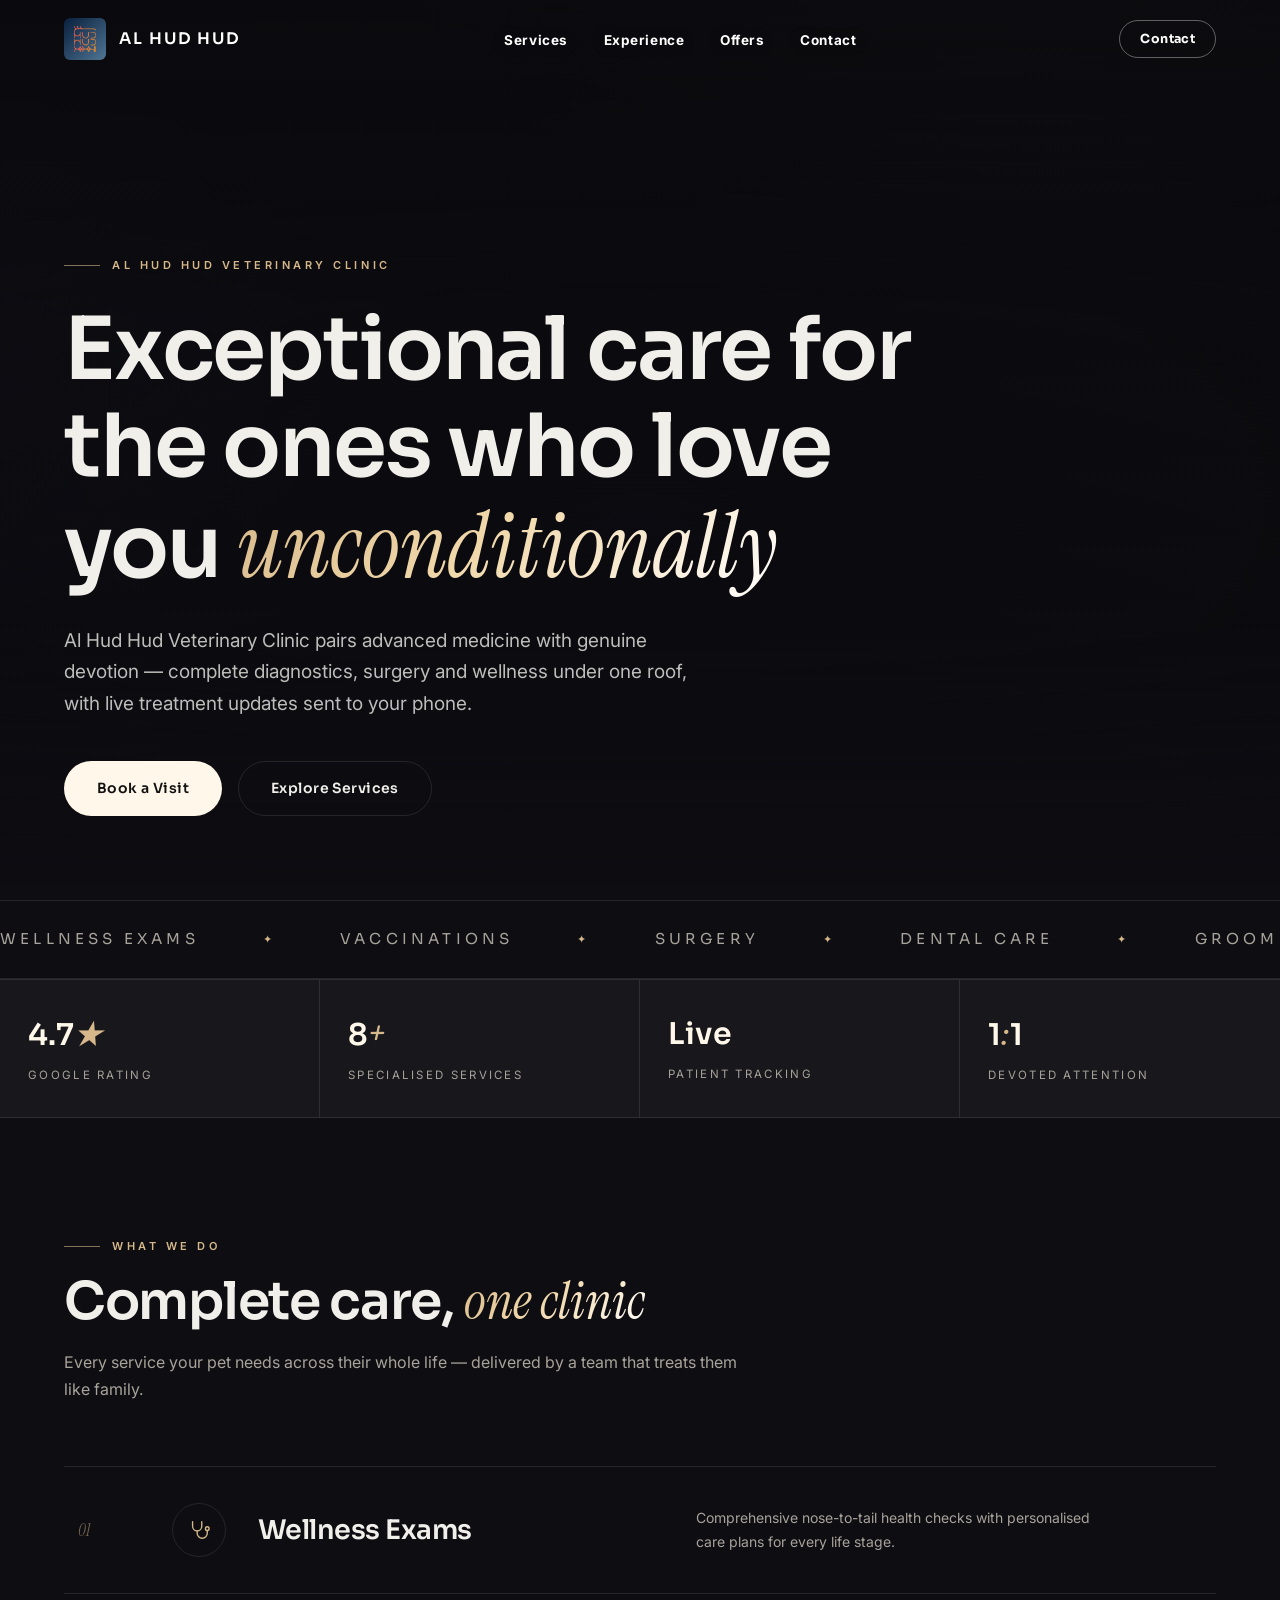
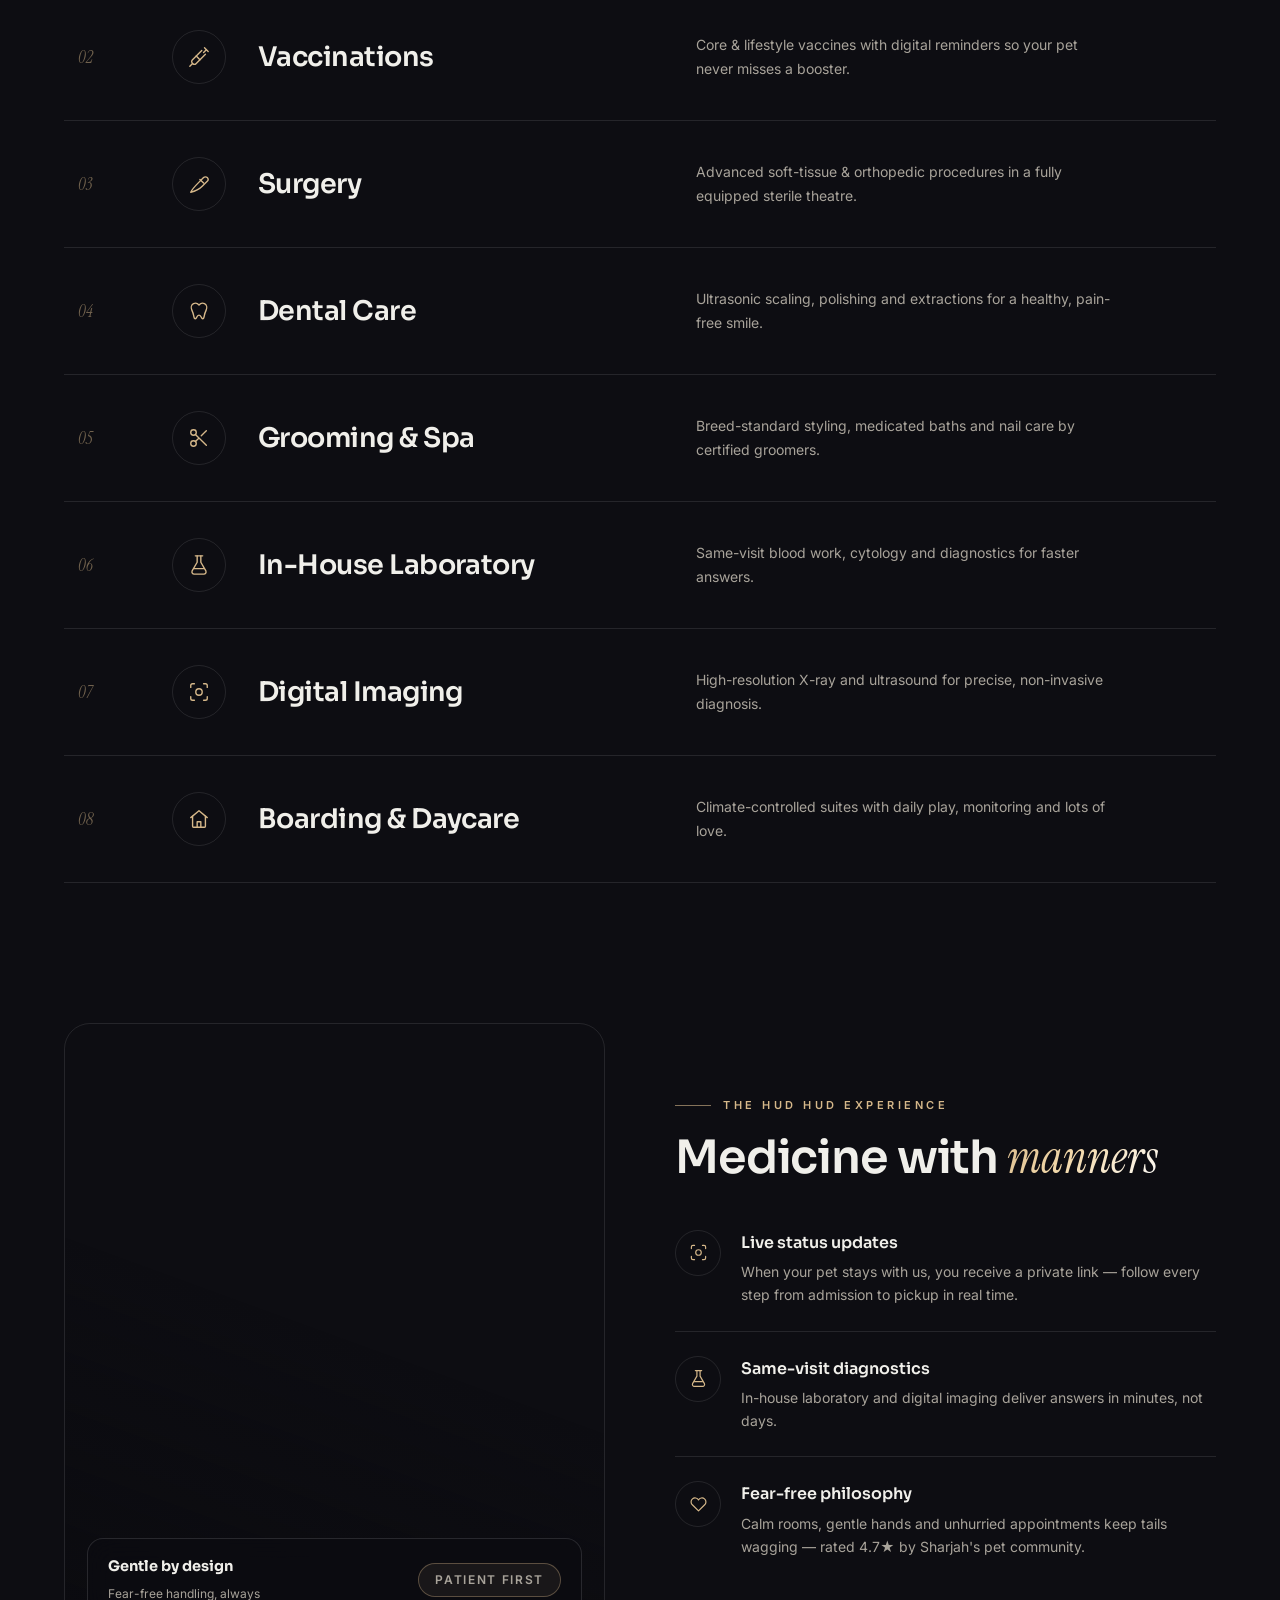
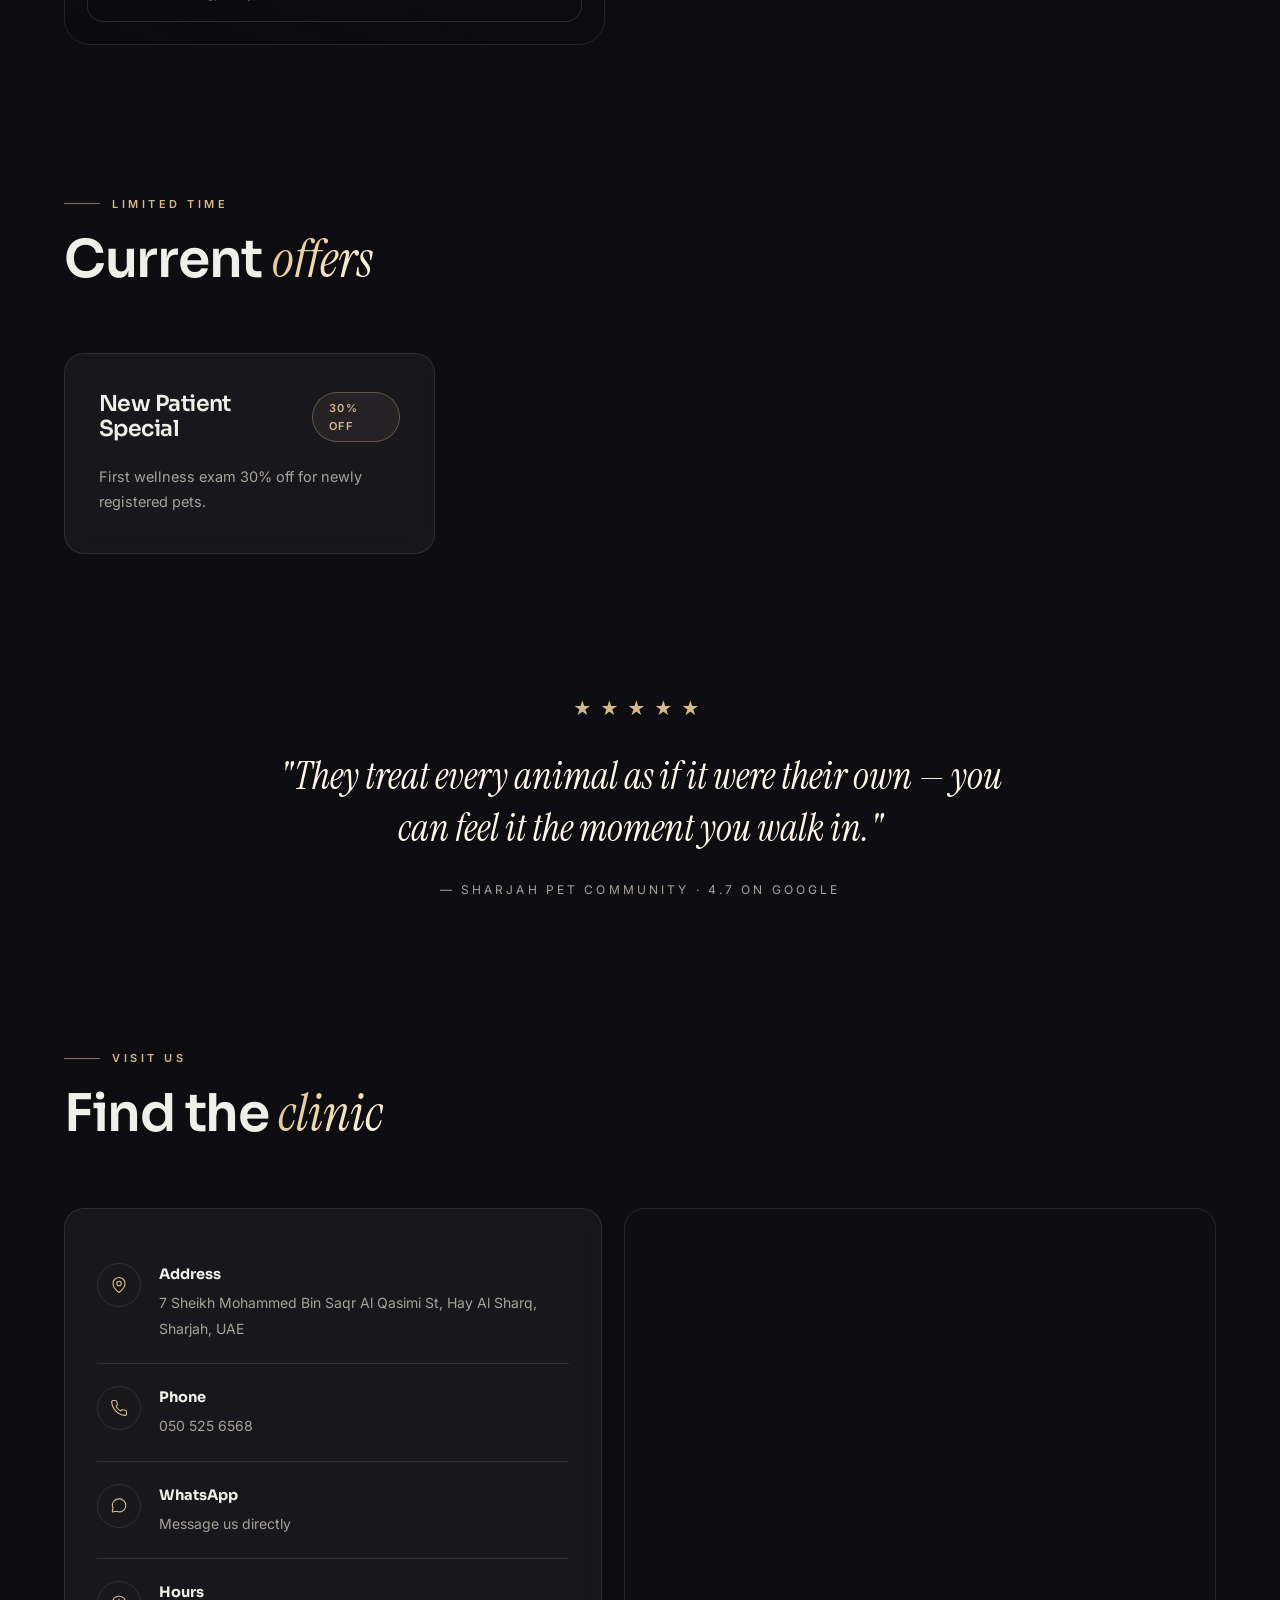
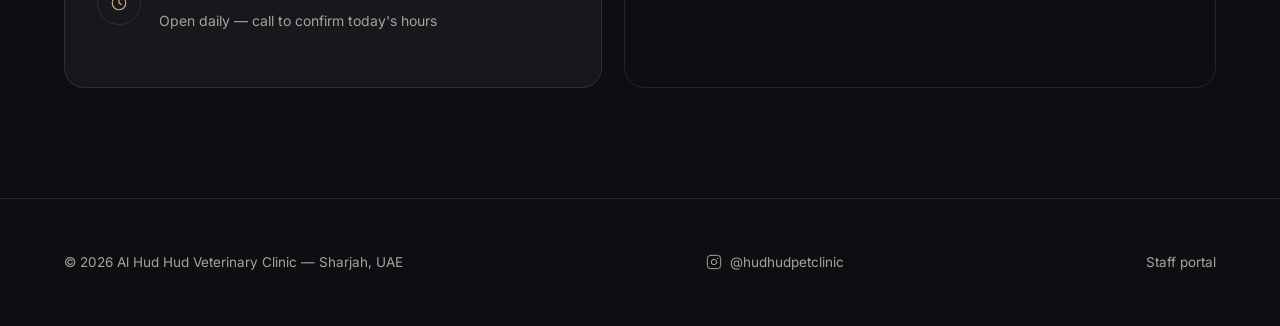
<file: index.html>
<!DOCTYPE html>
<html lang="en">
<head>
<meta charset="UTF-8" />
<meta name="viewport" content="width=device-width, initial-scale=1.0" />
<title>Al Hud Hud Veterinary Clinic — Premium Pet Care in Sharjah</title>
<meta name="description" content="Al Hud Hud Veterinary Clinic in Sharjah — premium veterinary medicine: wellness exams, surgery, dental, grooming, diagnostics and live patient tracking." />
<link rel="preconnect" href="https://fonts.googleapis.com" />
<link rel="preconnect" href="https://fonts.gstatic.com" crossorigin />
<link href="https://fonts.googleapis.com/css2?family=Sora:wght@400;500;600;700&family=Inter:wght@400;500;600&family=Instrument+Serif:ital@0;1&display=swap" rel="stylesheet" />
<link rel="stylesheet" href="assets/css/app.css" />
<link rel="icon" href="data:image/svg+xml,<svg xmlns='http://www.w3.org/2000/svg' viewBox='0 0 24 24' fill='none' stroke='%23d6b88a' stroke-width='1.5'><circle cx='8' cy='7' r='2.2'/><circle cx='16' cy='7' r='2.2'/><circle cx='4.5' cy='12' r='2'/><circle cx='19.5' cy='12' r='2'/><path d='M12 11c-2.8 0-5.5 3-5.5 5.6 0 1.6 1.2 2.4 2.6 2.4 1.1 0 1.9-.6 2.9-.6s1.8.6 2.9.6c1.4 0 2.6-.8 2.6-2.4C17.5 14 14.8 11 12 11Z'/></svg>" />
<style>
  /* ================= HERO with video ================= */
  .hero { position: relative; min-height: 100vh; display: flex; align-items: flex-end; overflow: hidden; }
  .hero-video { position: absolute; inset: 0; }
  .hero-video video { width: 100%; height: 100%; object-fit: cover; filter: saturate(.85) contrast(1.05) brightness(.85); }
  .hero-video::after { content: ''; position: absolute; inset: 0;
    background:
      linear-gradient(180deg, rgba(10,10,14,.72) 0%, rgba(10,10,14,.35) 35%, rgba(10,10,14,.55) 70%, var(--bg) 100%),
      radial-gradient(ellipse 120% 90% at 50% 110%, transparent 40%, rgba(10,10,14,.5) 100%); }
  .hero-content { position: relative; z-index: 2; width: 100%; padding: 170px 0 0; }
  .hero h1 { font-size: clamp(44px, 6.8vw, 92px); font-weight: 600; max-width: 14ch; margin: 26px 0 28px; }
  .hero h1 .serif { font-size: 1.04em; background: var(--grad); -webkit-background-clip: text; background-clip: text; color: transparent; }
  .hero .lead { font-size: clamp(16px, 1.6vw, 19px); color: rgba(240,239,234,.78); max-width: 54ch; margin-bottom: 42px; }
  .hero-cta { display: flex; gap: 16px; flex-wrap: wrap; margin-bottom: 84px; }

  .stats-strip { border-top: 1px solid var(--line); border-bottom: 1px solid var(--line);
    display: grid; grid-template-columns: repeat(4, 1fr); background: var(--surface); }
  .stats-strip .cell { padding: 30px 28px; border-right: 1px solid var(--line); }
  .stats-strip .cell:last-child { border-right: none; }
  .stats-strip b { display: block; font-family: var(--font-display); font-size: 30px; font-weight: 600; color: var(--ivory); }
  .stats-strip b em { font-family: var(--font-serif); font-style: italic; color: var(--accent); }
  .stats-strip span { font-size: 11.5px; color: var(--muted); letter-spacing: .2em; text-transform: uppercase; }
  @media (max-width: 880px) { .stats-strip { grid-template-columns: repeat(2, 1fr); } .stats-strip .cell:nth-child(2) { border-right: none; } }

  /* ================= SERVICES — editorial list ================= */
  .svc-list { border-top: 1px solid var(--line); counter-reset: svc; }
  .svc-row { display: grid; grid-template-columns: 64px 56px 1fr 1.05fr 48px; gap: 30px; align-items: center;
    padding: 36px 14px; border-bottom: 1px solid var(--line); position: relative; overflow: hidden;
    transition: padding .45s cubic-bezier(.2,.6,.2,1); cursor: default; }
  .svc-row::before { content: ''; position: absolute; inset: 0; transform: scaleX(0); transform-origin: left;
    background: linear-gradient(90deg, rgba(214,184,138,.07), rgba(214,184,138,.015) 65%, transparent);
    transition: transform .5s cubic-bezier(.2,.6,.2,1); }
  .svc-row:hover::before { transform: scaleX(1); }
  .svc-row:hover { padding-left: 30px; }
  .svc-row > * { position: relative; }
  .svc-row .num { font-family: var(--font-serif); font-style: italic; font-size: 17px; color: rgba(214,184,138,.5); }
  .svc-row .ic { width: 54px; height: 54px; border-radius: 50%; border: 1px solid var(--line); display: grid; place-items: center;
    color: var(--accent); transition: all .45s; }
  .svc-row .ic svg { width: 22px; height: 22px; }
  .svc-row:hover .ic { border-color: var(--line-bright); box-shadow: 0 0 30px rgba(214,184,138,.2); }
  .svc-row h3 { font-size: clamp(19px, 2.3vw, 27px); font-weight: 600; letter-spacing: -0.02em; transition: color .35s; }
  .svc-row:hover h3 { color: var(--accent); }
  .svc-row p { color: var(--muted); font-size: 14px; line-height: 1.7; max-width: 46ch; }
  .svc-row .arr { width: 40px; height: 40px; border-radius: 50%; border: 1px solid var(--line); display: grid; place-items: center;
    color: var(--accent); opacity: 0; transform: translateX(-12px); transition: all .45s cubic-bezier(.2,.6,.2,1); }
  .svc-row .arr svg { width: 16px; height: 16px; }
  .svc-row:hover .arr { opacity: 1; transform: none; }
  @media (max-width: 820px) {
    .svc-row { grid-template-columns: 44px 1fr; grid-template-rows: auto auto; gap: 10px 18px; padding: 28px 6px; }
    .svc-row .num { display: none; }
    .svc-row .ic { width: 44px; height: 44px; grid-row: 1; }
    .svc-row h3 { grid-column: 2; grid-row: 1; align-self: center; }
    .svc-row p { grid-column: 2; grid-row: 2; }
    .svc-row .arr { display: none; }
    .svc-row:hover { padding-left: 6px; }
  }

  /* ================= OFFERS ================= */
  .offer { display: flex; flex-direction: column; gap: 14px; padding: 38px 34px; }
  .offer .top { display: flex; justify-content: space-between; align-items: flex-start; gap: 14px; }
  .offer h3 { font-size: 22px; }
  .offer .exp { font-size: 12px; color: var(--muted); letter-spacing: .08em; text-transform: uppercase; margin-top: auto; }

  /* ================= EXPERIENCE band ================= */
  .band { display: grid; grid-template-columns: 1fr 1fr; gap: 70px; align-items: center; }
  @media (max-width: 920px) { .band { grid-template-columns: 1fr; gap: 40px; } }
  .band-media { position: relative; border-radius: 26px; overflow: hidden; border: 1px solid var(--line); aspect-ratio: 4/4.6; }
  .band-media video, .band-media img { width: 100%; height: 100%; object-fit: cover; filter: saturate(.85) brightness(.9); }
  .band-media::after { content: ''; position: absolute; inset: 0; background: linear-gradient(200deg, transparent 50%, rgba(10,10,14,.55)); }
  .band-media .tag { position: absolute; z-index: 2; bottom: 22px; left: 22px; right: 22px;
    display: flex; align-items: center; justify-content: space-between; gap: 12px;
    background: rgba(12,12,17,.72); backdrop-filter: blur(14px); border: 1px solid rgba(255,255,255,.12);
    border-radius: 16px; padding: 16px 20px; }
  .band-media .tag b { font-family: var(--font-display); font-size: 14.5px; display: block; }
  .band-media .tag span { font-size: 12px; color: var(--muted); }
  .band h2 { font-size: clamp(30px, 3.8vw, 46px); margin: 18px 0 22px; }
  .feature-line { display: flex; gap: 20px; padding: 24px 0; border-bottom: 1px solid var(--line); }
  .feature-line:last-of-type { border-bottom: none; }
  .feature-line .fic { width: 46px; height: 46px; flex: none; border-radius: 50%; border: 1px solid var(--line);
    display: grid; place-items: center; color: var(--accent); }
  .feature-line .fic svg { width: 19px; height: 19px; }
  .feature-line b { font-family: var(--font-display); font-weight: 600; font-size: 16px; display: block; margin-bottom: 4px; }
  .feature-line p { color: var(--muted); font-size: 14px; }

  /* ================= QUOTE ================= */
  .quote { text-align: center; max-width: 760px; margin: 0 auto; }
  .quote .stars { color: var(--accent); letter-spacing: 8px; font-size: 18px; margin-bottom: 28px; }
  .quote blockquote { font-family: var(--font-serif); font-style: italic; font-size: clamp(24px, 3.2vw, 38px); line-height: 1.35; color: var(--ivory); }
  .quote cite { display: block; margin-top: 26px; font-style: normal; font-size: 12px; letter-spacing: .26em; text-transform: uppercase; color: var(--muted); }

  /* ================= CONTACT ================= */
  .contact-grid { display: grid; grid-template-columns: 1fr 1.1fr; gap: 22px; }
  @media (max-width: 900px) { .contact-grid { grid-template-columns: 1fr; } }
  .contact-line { display: flex; gap: 18px; align-items: flex-start; padding: 22px 0; border-bottom: 1px solid var(--line); }
  .contact-line:last-child { border-bottom: none; }
  .contact-line .ico { width: 44px; height: 44px; flex: none; border-radius: 50%; display: grid; place-items: center;
    border: 1px solid var(--line); color: var(--accent); }
  .contact-line .ico svg { width: 18px; height: 18px; }
  .contact-line b { font-family: var(--font-display); display: block; font-size: 14.5px; margin-bottom: 2px; }
  .contact-line span, .contact-line a { color: var(--muted); font-size: 14px; text-decoration: none; transition: color .25s; }
  .contact-line a:hover { color: var(--accent); }
  .map-frame { border: 1px solid var(--line); border-radius: var(--radius); overflow: hidden; min-height: 380px; }
  .map-frame iframe { width: 100%; height: 100%; min-height: 380px; border: 0; }

  /* ================= NAV — transparent over hero video only ================= */
  .nav { transition: background 0.35s ease, backdrop-filter 0.35s ease, border-color 0.35s ease; }
  .nav.nav--top {
    background: transparent;
    backdrop-filter: none;
    -webkit-backdrop-filter: none;
    border-bottom: none;
  }
  .nav.nav--top .nav-links a {
    color: #fff;
    font-weight: 700;
    text-shadow: 0 1px 12px rgba(0, 0, 0, 0.35);
  }
  .nav.nav--top .nav-links a:hover { color: var(--accent); }
  .nav.nav--top .logo { color: #fff; }
  .nav.nav--top .btn-ghost {
    color: #fff;
    border-color: rgba(255, 255, 255, 0.35);
    font-weight: 700;
  }
  .nav.nav--top .btn-ghost:hover {
    color: var(--accent);
    border-color: var(--line-bright);
  }

  /* ================= CONTACT POPUP ================= */
  @keyframes fadeUp { from { opacity: 0; transform: translateY(12px); } to { opacity: 1; transform: none; } }
  .modal-bg { position: fixed; inset: 0; z-index: 90; background: rgba(8, 8, 12, 0.75); backdrop-filter: blur(10px);
    display: none; place-items: center; padding: 20px; }
  .modal-bg.open { display: grid; }
  .modal { width: min(480px, 100%); background: var(--bg-2); border: 1px solid var(--line-bright); border-radius: 22px; padding: 34px;
    box-shadow: 0 30px 90px rgba(0, 0, 0, 0.7); animation: fadeUp 0.3s ease; position: relative; }
  .modal-head { display: flex; justify-content: space-between; align-items: flex-start; gap: 16px; margin-bottom: 24px; }
  .modal-head h3 { font-size: 21px; margin: 0; }
  .modal-head p { color: var(--muted); font-size: 14px; margin-top: 6px; }
  .modal-close { width: 36px; height: 36px; flex: none; border-radius: 50%; border: 1px solid var(--line); background: transparent;
    color: var(--muted); cursor: pointer; display: grid; place-items: center; transition: all 0.25s; }
  .modal-close:hover { color: var(--ivory); border-color: var(--line-bright); }
  .modal-close svg { width: 16px; height: 16px; }
  .contact-form { display: flex; flex-direction: column; gap: 16px; }
  .contact-form .field { margin: 0; }
  .btn-whatsapp {
    width: 100%;
    margin-top: 8px;
    background: #25d366;
    color: #fff;
    border-color: #25d366;
    font-weight: 700;
  }
  .btn-whatsapp:hover {
    background: #1ebe57;
    border-color: #1ebe57;
    color: #fff;
    transform: translateY(-2px);
    box-shadow: 0 12px 32px rgba(37, 211, 102, 0.28);
  }
  .btn-whatsapp svg { width: 18px; height: 18px; }
</style>
</head>
<body>
<div class="bg-fx"></div>
<div class="bg-grid"></div>

<!-- ================= NAV ================= -->
<nav class="nav nav--top" id="mainNav">
  <div class="container nav-inner">
    <a class="logo" href="#"><img class="logo-img" src="assets/img/logo.png" alt="Al Hud Hud Veterinary Clinic" /> Al Hud Hud</a>
    <ul class="nav-links">
      <li><a href="#services">Services</a></li>
      <li><a href="#experience">Experience</a></li>
      <li><a href="#offers">Offers</a></li>
      <li><a href="#contact">Contact</a></li>
    </ul>
    <button type="button" class="btn btn-ghost btn-sm" id="openContactBtn">Contact</button>
  </div>
</nav>

<!-- ================= HERO ================= -->
<header class="hero">
  <div class="hero-video">
    <video autoplay muted loop playsinline poster="https://assets.mixkit.co/videos/1478/1478-thumb-360-0.jpg">
      <source src="https://assets.mixkit.co/videos/1478/1478-720.mp4" type="video/mp4" />
      <source src="https://assets.mixkit.co/videos/1478/1478-360.mp4" type="video/mp4" />
    </video>
  </div>
  <div class="hero-content">
    <div class="container">
      <span class="kicker">Al Hud Hud Veterinary Clinic</span>
      <h1>Exceptional care for the ones who love you <span class="serif">unconditionally</span></h1>
      <p class="lead">Al Hud Hud Veterinary Clinic pairs advanced medicine with genuine devotion — complete diagnostics, surgery and wellness under one roof, with live treatment updates sent to your phone.</p>
      <div class="hero-cta">
        <a class="btn btn-primary" href="tel:+971505256568">Book a Visit</a>
        <a class="btn btn-ghost" href="#services">Explore Services</a>
      </div>
    </div>
  </div>
</header>

<!-- ================= MARQUEE ================= -->
<div class="marquee">
  <div class="marquee-track" id="marqueeTrack"></div>
</div>

<div class="stats-strip">
  <div class="cell"><b>4.7<em>★</em></b><span>Google rating</span></div>
  <div class="cell"><b>8<em>+</em></b><span>Specialised services</span></div>
  <div class="cell"><b>Live</b><span>Patient tracking</span></div>
  <div class="cell"><b>1<em>:</em>1</b><span>Devoted attention</span></div>
</div>

<!-- ================= SERVICES ================= -->
<section id="services">
  <div class="container">
    <div class="section-head reveal">
      <span class="kicker">What we do</span>
      <h2>Complete care, <span class="serif grad-text">one clinic</span></h2>
      <p class="muted">Every service your pet needs across their whole life — delivered by a team that treats them like family.</p>
    </div>
    <div class="svc-list reveal" id="servicesGrid"><!-- populated by JS --></div>
  </div>
</section>

<!-- ================= EXPERIENCE ================= -->
<section id="experience" style="padding-top: 30px;">
  <div class="container band">
    <div class="band-media reveal">
      <video autoplay muted loop playsinline poster="https://assets.mixkit.co/videos/10361/10361-thumb-360-0.jpg">
        <source src="https://assets.mixkit.co/videos/10361/10361-720.mp4" type="video/mp4" />
        <source src="https://assets.mixkit.co/videos/10361/10361-360.mp4" type="video/mp4" />
      </video>
      <div class="tag">
        <div><b>Gentle by design</b><span>Fear-free handling, always</span></div>
        <span class="chip">Patient first</span>
      </div>
    </div>
    <div>
      <span class="kicker">The Hud Hud experience</span>
      <h2>Medicine with <span class="serif grad-text">manners</span></h2>
      <div style="margin-top: 14px;">
        <div class="feature-line reveal">
          <div class="fic" data-icon="scan"></div>
          <div><b>Live status updates</b><p>When your pet stays with us, you receive a private link — follow every step from admission to pickup in real time.</p></div>
        </div>
        <div class="feature-line reveal">
          <div class="fic" data-icon="flask"></div>
          <div><b>Same-visit diagnostics</b><p>In-house laboratory and digital imaging deliver answers in minutes, not days.</p></div>
        </div>
        <div class="feature-line reveal">
          <div class="fic" data-icon="heart"></div>
          <div><b>Fear-free philosophy</b><p>Calm rooms, gentle hands and unhurried appointments keep tails wagging — rated 4.7★ by Sharjah's pet community.</p></div>
        </div>
      </div>
    </div>
  </div>
</section>

<!-- ================= OFFERS ================= -->
<section id="offers" style="padding-top: 30px;">
  <div class="container">
    <div class="section-head reveal">
      <span class="kicker">Limited time</span>
      <h2>Current <span class="serif grad-text">offers</span></h2>
    </div>
    <div class="grid grid-3 gapped" id="offersGrid"><!-- populated by JS --></div>
  </div>
</section>

<!-- ================= QUOTE ================= -->
<section style="padding-top: 30px;">
  <div class="container quote reveal">
    <div class="stars">★★★★★</div>
    <blockquote>"They treat every animal as if it were their own — you can feel it the moment you walk in."</blockquote>
    <cite>— Sharjah pet community · 4.7 on Google</cite>
  </div>
</section>

<!-- ================= CONTACT ================= -->
<section id="contact" style="padding-top: 30px;">
  <div class="container">
    <div class="section-head reveal">
      <span class="kicker">Visit us</span>
      <h2>Find the <span class="serif grad-text">clinic</span></h2>
    </div>
    <div class="contact-grid">
      <div class="card reveal">
        <div class="contact-line">
          <div class="ico" data-icon="pin"></div>
          <div><b>Address</b><span>7 Sheikh Mohammed Bin Saqr Al Qasimi St, Hay Al Sharq, Sharjah, UAE</span></div>
        </div>
        <div class="contact-line">
          <div class="ico" data-icon="phone"></div>
          <div><b>Phone</b><a href="tel:+971505256568">050 525 6568</a></div>
        </div>
        <div class="contact-line">
          <div class="ico" data-icon="chat"></div>
          <div><b>WhatsApp</b><a href="https://wa.me/971505256568" target="_blank" rel="noopener">Message us directly</a></div>
        </div>
        <div class="contact-line">
          <div class="ico" data-icon="clock"></div>
          <div><b>Hours</b><span>Open daily — call to confirm today's hours</span></div>
        </div>
      </div>
      <div class="map-frame reveal">
        <iframe loading="lazy" referrerpolicy="no-referrer-when-downgrade"
          src="https://maps.google.com/maps?q=Al%20Hud%20Hud%20Veterinary%20Clinic%20Sharjah&t=&z=15&ie=UTF8&iwloc=&output=embed"
          title="Clinic location map"></iframe>
      </div>
    </div>
  </div>
</section>

<!-- ================= FOOTER ================= -->
<footer>
  <div class="container footer-inner">
    <span>© <span id="yr"></span> Al Hud Hud Veterinary Clinic — Sharjah, UAE</span>
    <a class="footer-ig" href="https://instagram.com/hudhudpetclinic" target="_blank" rel="noopener" aria-label="Instagram @hudhudpetclinic">
      <svg viewBox="0 0 24 24" fill="none" stroke="currentColor" stroke-width="1.5" stroke-linecap="round" stroke-linejoin="round"><rect x="2" y="2" width="20" height="20" rx="5"/><circle cx="12" cy="12" r="4"/><circle cx="17.5" cy="6.5" r="1" fill="currentColor" stroke="none"/></svg>
      @hudhudpetclinic
    </a>
    <a href="admin.html">Staff portal</a>
  </div>
</footer>

<div class="toast" id="toast"></div>

<!-- ================= CONTACT POPUP ================= -->
<div class="modal-bg" id="contactModal" aria-hidden="true">
  <div class="modal" role="dialog" aria-labelledby="contactModalTitle" aria-modal="true">
    <div class="modal-head">
      <div>
        <h3 id="contactModalTitle">Get in touch</h3>
        <p>Share your details and we'll reach out shortly.</p>
      </div>
      <button type="button" class="modal-close" id="closeContactBtn" aria-label="Close">
        <svg viewBox="0 0 24 24" fill="none" stroke="currentColor" stroke-width="1.5" stroke-linecap="round"><path d="M18 6 6 18"/><path d="m6 6 12 12"/></svg>
      </button>
    </div>
    <form class="contact-form" id="contactForm" onsubmit="return false;">
      <div class="field">
        <label for="contactName">Full name</label>
        <input type="text" id="contactName" name="name" placeholder="Your name" required />
      </div>
      <div class="form-row">
        <div class="field">
          <label for="contactPhone">Phone</label>
          <input type="tel" id="contactPhone" name="phone" placeholder="050 000 0000" required />
        </div>
        <div class="field">
          <label for="contactEmail">Email</label>
          <input type="email" id="contactEmail" name="email" placeholder="you@email.com" />
        </div>
      </div>
      <div class="field">
        <label for="contactMessage">Message</label>
        <textarea id="contactMessage" name="message" rows="4" placeholder="How can we help you and your pet?"></textarea>
      </div>
      <button type="button" class="btn btn-whatsapp" id="whatsappContactBtn">
        <svg viewBox="0 0 24 24" fill="currentColor"><path d="M17.472 14.382c-.297-.149-1.758-.867-2.03-.967-.273-.099-.471-.148-.67.15-.197.297-.767.966-.94 1.164-.173.199-.347.223-.644.075-.297-.15-1.255-.463-2.39-1.475-.883-.788-1.48-1.761-1.653-2.059-.173-.297-.018-.458.13-.606.134-.133.298-.347.446-.52.149-.174.198-.298.298-.497.099-.198.05-.371-.025-.52-.075-.149-.669-1.612-.916-2.207-.242-.579-.487-.5-.669-.51-.173-.008-.371-.01-.57-.01-.198 0-.52.074-.792.372-.272.297-1.04 1.016-1.04 2.479 0 1.462 1.065 2.875 1.213 3.074.149.198 2.096 3.2 5.077 4.487.709.306 1.262.489 1.694.625.712.227 1.36.195 1.871.118.571-.085 1.758-.719 2.006-1.413.248-.694.248-1.289.173-1.413-.074-.124-.272-.198-.57-.347m-5.421 7.403h-.004a9.87 9.87 0 0 1-5.031-1.378l-.361-.214-3.741.982.998-3.648-.235-.374a9.86 9.86 0 0 1-1.51-5.26c.001-5.45 4.436-9.884 9.888-9.884 2.64 0 5.122 1.03 6.988 2.898a9.825 9.825 0 0 1 2.893 6.994c-.003 5.45-4.435 9.884-9.885 9.884m8.413-18.297A11.815 11.815 0 0 0 12.05 0C5.495 0 .16 5.335.157 11.892c0 2.096.547 4.142 1.588 5.945L.057 24l6.305-1.654a11.882 11.882 0 0 0 5.683 1.448h.005c6.554 0 11.89-5.335 11.893-11.893a11.821 11.821 0 0 0-3.48-8.413z"/></svg>
        Send via WhatsApp
      </button>
    </form>
  </div>
</div>

<script src="assets/js/config.js"></script>
<script src="assets/js/store.js"></script>
<script src="assets/js/icons.js"></script>
<script>
  document.getElementById('yr').textContent = new Date().getFullYear();
  document.querySelectorAll('[data-icon]').forEach(el => { el.innerHTML = HudIcons.render(el.dataset.icon); });

  function esc(s) { const d = document.createElement('div'); d.textContent = s ?? ''; return d.innerHTML; }
  const pad = n => String(n).padStart(2, '0');

  /* ---------- render services ---------- */
  async function renderServices() {
    const grid = document.getElementById('servicesGrid');
    const services = await HudStore.getServices();
    const arrow = '<svg viewBox="0 0 24 24" fill="none" stroke="currentColor" stroke-width="1.5" stroke-linecap="round" stroke-linejoin="round"><path d="M5 12h14"/><path d="m13 6 6 6-6 6"/></svg>';
    grid.innerHTML = services.map((s, i) => `
      <div class="svc-row">
        <span class="num">${pad(i + 1)}</span>
        <div class="ic">${HudIcons.render(s.icon)}</div>
        <h3>${esc(s.name)}</h3>
        <p>${esc(s.desc)}</p>
        <div class="arr">${arrow}</div>
      </div>`).join('');

    /* marquee from service names */
    const names = services.map(s => `<span>${esc(s.name)}</span>`).join('');
    document.getElementById('marqueeTrack').innerHTML = names + names; /* duplicated for seamless loop */
  }

  /* ---------- render offers ---------- */
  async function renderOffers() {
    const grid = document.getElementById('offersGrid');
    const offers = await HudStore.getOffers();
    if (!offers.length) {
      grid.innerHTML = `<div class="card offer"><h3>No active offers</h3><p class="muted">Check back soon — new promotions are added regularly.</p></div>`;
    } else {
      grid.innerHTML = offers.map(o => `
        <div class="card offer">
          <div class="top">
            <h3>${esc(o.title)}</h3>
            ${o.badge ? `<span class="chip">${esc(o.badge)}</span>` : ''}
          </div>
          <p class="muted">${esc(o.desc)}</p>
          ${o.expires ? `<span class="exp">Valid until ${esc(o.expires)}</span>` : ''}
        </div>`).join('');
    }
    observeReveals();
  }

  /* ---------- scroll reveal ---------- */
  const io = new IntersectionObserver(entries => {
    entries.forEach(e => { if (e.isIntersecting) { e.target.classList.add('visible'); io.unobserve(e.target); } });
  }, { threshold: 0.1 });
  function observeReveals() { document.querySelectorAll('.reveal:not(.visible)').forEach(el => io.observe(el)); }

  renderServices().then(observeReveals);
  renderOffers();
  observeReveals();

  /* ---------- nav: transparent on hero, solid on scroll ---------- */
  const mainNav = document.getElementById('mainNav');
  const hero = document.querySelector('.hero');

  function updateNavOnScroll() {
    const pastHero = window.scrollY > hero.offsetHeight - mainNav.offsetHeight;
    mainNav.classList.toggle('nav--top', !pastHero);
  }

  window.addEventListener('scroll', updateNavOnScroll, { passive: true });
  window.addEventListener('resize', updateNavOnScroll);
  updateNavOnScroll();

  /* ---------- contact popup ---------- */
  const contactModal = document.getElementById('contactModal');
  const contactForm = document.getElementById('contactForm');
  const WHATSAPP_NUMBER = '971505256568';

  function showToast(msg) {
    const t = document.getElementById('toast');
    t.textContent = msg;
    t.classList.add('show');
    clearTimeout(showToast._t);
    showToast._t = setTimeout(() => t.classList.remove('show'), 3200);
  }

  function openContactModal() {
    contactModal.classList.add('open');
    contactModal.setAttribute('aria-hidden', 'false');
    document.body.style.overflow = 'hidden';
    document.getElementById('contactName').focus();
  }

  function closeContactModal() {
    contactModal.classList.remove('open');
    contactModal.setAttribute('aria-hidden', 'true');
    document.body.style.overflow = '';
  }

  function sendContactWhatsApp() {
    const name = document.getElementById('contactName').value.trim();
    const phone = document.getElementById('contactPhone').value.trim();
    const email = document.getElementById('contactEmail').value.trim();
    const message = document.getElementById('contactMessage').value.trim();

    if (!name || !phone) {
      showToast('Please enter your name and phone number.');
      return;
    }

    const text = [
      'Hello Al Hud Hud Veterinary Clinic,',
      '',
      `Name: ${name}`,
      `Phone: ${phone}`,
      `Email: ${email || 'Not provided'}`,
      '',
      'Message:',
      message || 'I would like to get in touch.'
    ].join('\n');

    window.open(`https://wa.me/${WHATSAPP_NUMBER}?text=${encodeURIComponent(text)}`, '_blank', 'noopener');
  }

  document.getElementById('openContactBtn').addEventListener('click', openContactModal);
  document.getElementById('closeContactBtn').addEventListener('click', closeContactModal);
  document.getElementById('whatsappContactBtn').addEventListener('click', sendContactWhatsApp);
  contactModal.addEventListener('click', e => { if (e.target === contactModal) closeContactModal(); });
  document.addEventListener('keydown', e => {
    if (e.key === 'Escape' && contactModal.classList.contains('open')) closeContactModal();
  });
</script>
</body>
</html>
</file>
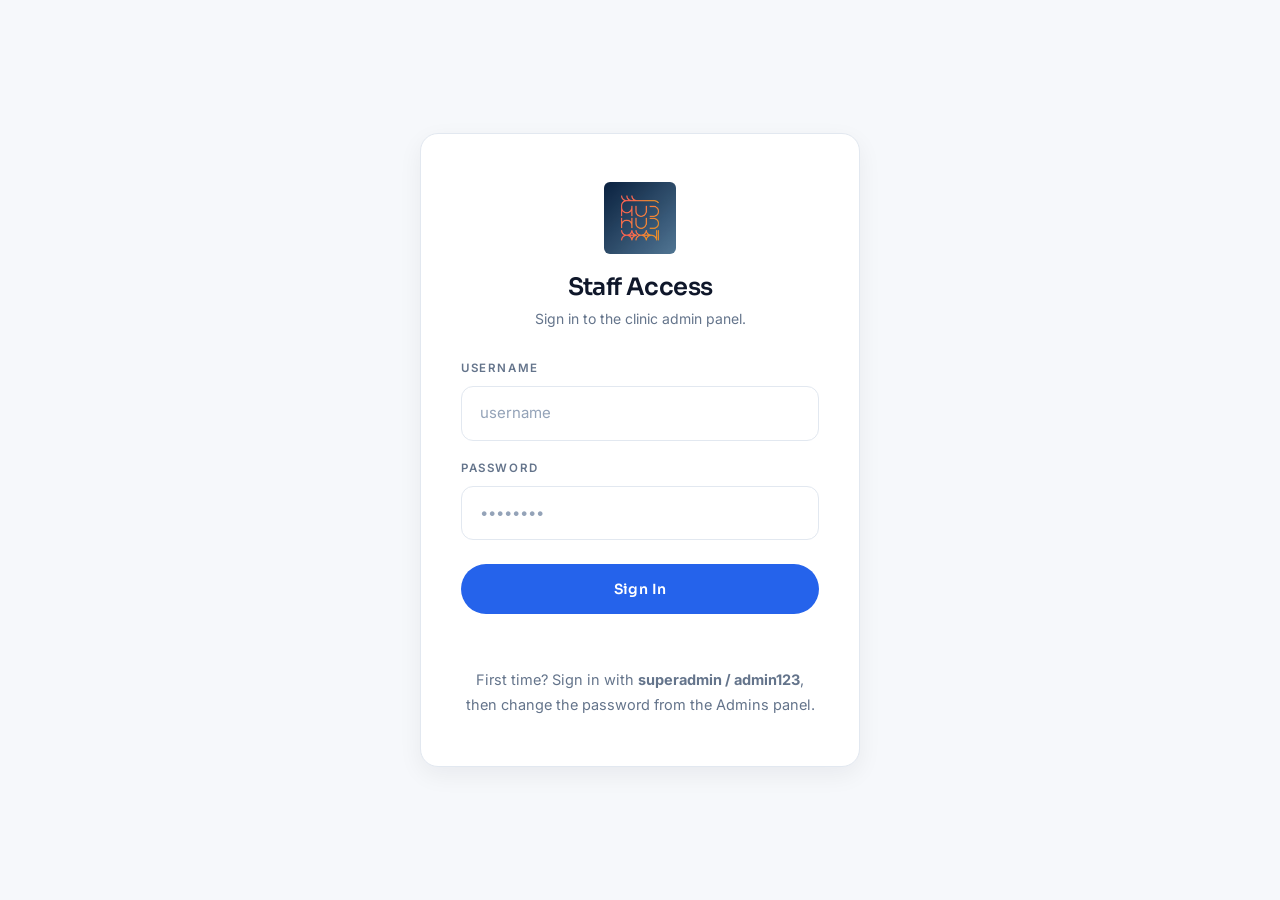
<file: admin.html>
<!DOCTYPE html>
<html lang="en">
<head>
<meta charset="UTF-8" />
<meta name="viewport" content="width=device-width, initial-scale=1.0" />
<title>Admin — Al Hud Hud Veterinary Clinic</title>
<meta name="robots" content="noindex" />
<link rel="preconnect" href="https://fonts.googleapis.com" />
<link rel="preconnect" href="https://fonts.gstatic.com" crossorigin />
<link href="https://fonts.googleapis.com/css2?family=Sora:wght@400;500;600;700&family=Inter:wght@400;500;600&family=Instrument+Serif:ital@0;1&display=swap" rel="stylesheet" />
<link rel="stylesheet" href="assets/css/app.css" />
<link rel="icon" href="data:image/svg+xml,<svg xmlns='http://www.w3.org/2000/svg' viewBox='0 0 24 24' fill='none' stroke='%232563eb' stroke-width='1.5'><circle cx='8' cy='7' r='2.2'/><circle cx='16' cy='7' r='2.2'/><circle cx='4.5' cy='12' r='2'/><circle cx='19.5' cy='12' r='2'/><path d='M12 11c-2.8 0-5.5 3-5.5 5.6 0 1.6 1.2 2.4 2.6 2.4 1.1 0 1.9-.6 2.9-.6s1.8.6 2.9.6c1.4 0 2.6-.8 2.6-2.4C17.5 14 14.8 11 12 11Z'/></svg>" />
<style>
  /* ====== Admin-only enterprise SaaS palette ====== */
  body.admin-page {
    --admin-bg: #f6f8fb;
    --admin-bg-2: #ffffff;
    --admin-surface: #ffffff;
    --admin-surface-2: #f1f5f9;
    --admin-text: #0f172a;
    --admin-muted: #64748b;
    --admin-soft-muted: #94a3b8;
    --admin-accent: #2563eb;
    --admin-accent-2: #3b82f6;
    --admin-success: #16a34a;
    --admin-warning: #f59e0b;
    --admin-danger: #dc2626;
    --admin-line: #e2e8f0;
    --admin-line-bright: #cbd5e1;
    --admin-shadow: 0 18px 45px rgba(15, 23, 42, 0.08);
    --admin-shadow-soft: 0 8px 24px rgba(15, 23, 42, 0.06);
    --admin-radius: 18px;
    --admin-grad: linear-gradient(135deg, #2563eb 0%, #3b82f6 55%, #60a5fa 100%);
    --bg: var(--admin-bg);
    --bg-2: var(--admin-bg-2);
    --surface: var(--admin-surface);
    --surface-2: var(--admin-surface-2);
    --text: var(--admin-text);
    --muted: var(--admin-muted);
    --accent: var(--admin-accent);
    --accent-deep: #1d4ed8;
    --accent-2: var(--admin-accent-2);
    --accent-3: var(--admin-accent);
    --ivory: #ffffff;
    --grad: var(--admin-grad);
    --line: var(--admin-line);
    --line-bright: var(--admin-line-bright);
    --radius: var(--admin-radius);
    background: var(--admin-bg);
    color: var(--admin-text);
    padding-top: 78px;
  }
  body.admin-page ::selection { background: rgba(37, 99, 235, 0.15); }
  body.admin-page .bg-fx {
    background:
      radial-gradient(1100px 700px at 80% -15%, rgba(37, 99, 235, 0.04), transparent 60%),
      radial-gradient(900px 600px at -15% 40%, rgba(59, 130, 246, 0.03), transparent 60%),
      var(--admin-bg);
  }
  body.admin-page .bg-grid {
    opacity: 0.22;
    background-image:
      linear-gradient(rgba(15, 23, 42, 0.035) 1px, transparent 1px),
      linear-gradient(90deg, rgba(15, 23, 42, 0.035) 1px, transparent 1px);
    mask-image: radial-gradient(ellipse 80% 60% at 50% 0%, black 15%, transparent 70%);
  }
  body.admin-page .nav {
    background: rgba(255, 255, 255, 0.92);
    border-bottom: 1px solid var(--admin-line);
    box-shadow: 0 1px 3px rgba(15, 23, 42, 0.04);
  }
  body.admin-page .logo { color: var(--admin-text); }
  body.admin-page .grad-text { background: var(--admin-grad); -webkit-background-clip: text; background-clip: text; color: transparent; }
  body.admin-page .btn-primary { background: var(--admin-accent); color: #fff; border-color: transparent; }
  body.admin-page .btn-primary:hover { background: #1d4ed8; transform: translateY(-1px); box-shadow: 0 8px 24px rgba(37, 99, 235, 0.28); }
  body.admin-page .btn-ghost { color: var(--admin-text); border-color: var(--admin-line); background: #fff; }
  body.admin-page .btn-ghost:hover { border-color: #93c5fd; background: #eff6ff; color: var(--admin-accent); }
  body.admin-page .btn-danger { color: var(--admin-danger); border-color: #fecaca; background: #fff; }
  body.admin-page .btn-danger:hover { background: #fef2f2; border-color: #f87171; color: #b91c1c; }
  body.admin-page .card {
    background: var(--admin-surface);
    border: 1px solid var(--admin-line);
    box-shadow: var(--admin-shadow-soft);
    backdrop-filter: none;
  }
  body.admin-page .card:hover { border-color: var(--admin-line-bright); background: var(--admin-surface); }
  body.admin-page .chip { color: #1d4ed8; border-color: #bfdbfe; background: #eff6ff; }
  body.admin-page .pill::before { box-shadow: none; opacity: 0.85; }
  body.admin-page .pill.admitted    { color: #475569; border-color: #e2e8f0; background: #f1f5f9; }
  body.admin-page .pill.examination { color: #b45309; border-color: #fde68a; background: #fffbeb; }
  body.admin-page .pill.treatment   { color: #1d4ed8; border-color: #bfdbfe; background: #eff6ff; }
  body.admin-page .pill.surgery     { color: #dc2626; border-color: #fecaca; background: #fef2f2; }
  body.admin-page .pill.recovering  { color: #15803d; border-color: #bbf7d0; background: #f0fdf4; }
  body.admin-page .pill.pickup      { color: #047857; border-color: #a7f3d0; background: #ecfdf5; }
  body.admin-page .pill.discharged  { color: #64748b; border-color: #e2e8f0; background: #f8fafc; }
  body.admin-page input,
  body.admin-page select,
  body.admin-page textarea {
    background: #fff;
    border-color: var(--admin-line);
    color: var(--admin-text);
  }
  body.admin-page input:focus,
  body.admin-page select:focus,
  body.admin-page textarea:focus {
    border-color: var(--admin-accent);
    box-shadow: 0 0 0 3px rgba(37, 99, 235, 0.12);
  }
  body.admin-page input::placeholder,
  body.admin-page textarea::placeholder { color: var(--admin-soft-muted); }
  body.admin-page select option { background: #fff; color: var(--admin-text); }
  body.admin-page label { color: var(--admin-muted); }
  body.admin-page .toast {
    background: #fff;
    border: 1px solid var(--admin-line);
    color: var(--admin-text);
    box-shadow: var(--admin-shadow);
  }
  body.admin-page ::-webkit-scrollbar-track { background: var(--admin-bg); }
  body.admin-page ::-webkit-scrollbar-thumb { background: #cbd5e1; }
  body.admin-page ::-webkit-scrollbar-thumb:hover { background: #94a3b8; }
  .admin-shell { display: grid; grid-template-columns: 240px 1fr; gap: 30px; padding: 38px 0 90px; }
  @media (max-width: 900px) { .admin-shell { grid-template-columns: 1fr; } }

  /* sidebar */
  .side { position: sticky; top: 106px; align-self: start; display: flex; flex-direction: column; gap: 5px; }
  @media (max-width: 900px) { .side { position: static; flex-direction: row; flex-wrap: wrap; } }
  .side button { display: flex; align-items: center; gap: 12px; width: 100%; text-align: left; cursor: pointer;
    padding: 13px 17px; border-radius: 13px; border: 1px solid transparent; background: transparent;
    color: var(--muted); font: 600 14px var(--font-display); letter-spacing: .02em; transition: all .25s; }
  .side .sic { width: 18px; height: 18px; display: inline-grid; place-items: center; }
  .side .sic svg { width: 17px; height: 17px; }
  .side button:hover { color: var(--text); background: var(--surface-2); }
  .side button.active { color: var(--accent); background: rgba(37, 99, 235, 0.08); border-color: rgba(37, 99, 235, 0.22); }
  .side .sep { height: 1px; background: var(--line); margin: 10px 4px; }
  @media (max-width: 900px) { .side button { width: auto; } .side .sep { display: none; } }

  .panel { display: none; }
  .panel.active { display: block; animation: fadeUp .35s ease; }
  @keyframes fadeUp { from { opacity: 0; transform: translateY(12px);} to { opacity: 1; transform: none;} }

  .panel-head { display: flex; justify-content: space-between; align-items: center; gap: 16px; flex-wrap: wrap; margin-bottom: 24px; }
  .panel-head h2 { font-size: 26px; }

  /* stat cards */
  .stats-row { display: grid; grid-template-columns: repeat(4, 1fr); gap: 16px; margin-bottom: 28px; }
  @media (max-width: 800px) { .stats-row { grid-template-columns: repeat(2, 1fr); } }
  .stat-card { padding: 20px 24px; }
  .stat-card b { display: block; font-family: var(--font-display); font-size: 28px; background: var(--grad); -webkit-background-clip: text; background-clip: text; color: transparent; }
  .stat-card span { font-size: 11.5px; color: var(--muted); letter-spacing: .14em; text-transform: uppercase; }

  /* patient list */
  .pat-card { margin-bottom: 16px; }
  .pat-head { display: flex; justify-content: space-between; align-items: flex-start; gap: 14px; flex-wrap: wrap; }
  .pat-id { display: flex; align-items: center; gap: 16px; }
  .pat-avatar { width: 52px; height: 52px; border-radius: 50%; display: grid; place-items: center; flex: none;
    font-family: var(--font-serif); font-style: italic; font-size: 24px; color: var(--accent);
    border: 1px solid var(--line); background: #eff6ff; color: var(--accent); }
  .pat-id h3 { font-size: 18px; }
  .pat-id small { color: var(--muted); }
  .pat-actions { display: flex; gap: 8px; flex-wrap: wrap; align-items: center; }
  .pat-update { display: grid; grid-template-columns: 210px 1fr auto; gap: 10px; margin-top: 18px; padding-top: 18px; border-top: 1px solid var(--line); }
  @media (max-width: 720px) { .pat-update { grid-template-columns: 1fr; } }

  /* list rows */
  .row-item { display: flex; justify-content: space-between; align-items: center; gap: 14px; padding: 17px 0; border-bottom: 1px solid var(--line); }
  .row-item:last-child { border-bottom: none; }
  .row-item .info { display: flex; gap: 15px; align-items: center; min-width: 0; }
  .row-item .info .ic { color: var(--accent); width: 24px; height: 24px; display: inline-grid; place-items: center; flex: none; }
  .row-item .info b { font-family: var(--font-display); display: block; font-weight: 600; }
  .row-item .info span { color: var(--muted); font-size: 13.5px; }

  /* audit log */
  .log-item { display: grid; grid-template-columns: 165px 150px 1fr; gap: 16px; padding: 14px 0; border-bottom: 1px solid var(--line); font-size: 13.5px; align-items: baseline; }
  .log-item:last-child { border-bottom: none; }
  .log-item time { color: var(--muted); font-size: 12px; letter-spacing: .04em; }
  .log-item .who b { font-family: var(--font-display); font-size: 13px; display: block; }
  .log-item .who span { font-size: 10.5px; letter-spacing: .14em; text-transform: uppercase; color: var(--accent); }
  .log-item .what b { font-weight: 600; }
  .log-item .what span { color: var(--muted); display: block; }
  @media (max-width: 720px) { .log-item { grid-template-columns: 1fr; gap: 4px; } }

  /* surgical record */
  .rec-meta { display: flex; flex-wrap: wrap; gap: 8px 22px; margin-top: 10px; font-size: 13px; color: var(--muted); }
  .rec-meta b { color: var(--text); font-weight: 500; }
  .rec-details { display: none; margin-top: 20px; border-top: 1px solid var(--line); }
  .rec-details.open { display: block; animation: fadeUp .3s ease; }
  .rec-sec { padding: 22px 0; border-bottom: 1px solid var(--line); }
  .rec-sec:last-child { border-bottom: none; }
  .rec-sec > h4 { font-size: 11px; font-weight: 600; letter-spacing: .22em; text-transform: uppercase; color: var(--accent); margin-bottom: 16px; display: flex; align-items: center; gap: 10px; }
  .rec-sec > h4::after { content: ''; flex: 1; height: 1px; background: var(--line); }
  .rec-grid { display: grid; grid-template-columns: repeat(3, 1fr); gap: 14px; }
  .rec-grid .field { margin-bottom: 0; }
  @media (max-width: 900px) { .rec-grid { grid-template-columns: 1fr 1fr; } }
  @media (max-width: 620px) { .rec-grid { grid-template-columns: 1fr; } }
  .chk-grid { display: grid; grid-template-columns: repeat(2, 1fr); gap: 10px 24px; }
  @media (max-width: 620px) { .chk-grid { grid-template-columns: 1fr; } }
  .chk { display: flex; align-items: center; gap: 11px; font-size: 14px; color: var(--text); cursor: pointer;
    padding: 9px 12px; border-radius: 10px; border: 1px solid transparent; transition: all .2s; }
  .chk:hover { background: var(--surface); }
  .chk input { width: 17px; height: 17px; accent-color: var(--accent); cursor: pointer; flex: none; }
  .chk.done { color: var(--accent); }
  .prog-chip { font-size: 11px; font-weight: 600; letter-spacing: .08em; padding: 5px 12px; border-radius: 999px;
    border: 1px solid var(--line); color: var(--muted); }
  .prog-chip.full { color: var(--accent); border-color: var(--line-bright); }
  .balance-line { font-size: 13.5px; color: var(--muted); padding-top: 10px; }
  .balance-line b { color: var(--accent); font-family: var(--font-display); }

  /* billing */
  .bill-toolbar { display: flex; gap: 14px; align-items: center; flex-wrap: wrap; margin-bottom: 20px; }
  .bill-toolbar input { max-width: 280px; padding: 11px 16px; }
  .ftabs { display: flex; gap: 6px; flex-wrap: wrap; }
  .ftab { cursor: pointer; padding: 9px 18px; border-radius: 999px; border: 1px solid var(--line); background: transparent;
    color: var(--muted); font: 600 12.5px var(--font-display); letter-spacing: .03em; transition: all .2s; }
  .ftab:hover { color: var(--text); }
  .ftab.active { color: var(--accent); border-color: #93c5fd; background: #eff6ff; }

  .acct { padding: 0; margin-bottom: 12px; overflow: hidden; }
  .acct-row { display: grid; grid-template-columns: 52px 1fr auto auto 30px; gap: 16px; align-items: center; width: 100%;
    padding: 18px 22px; background: transparent; border: none; cursor: pointer; text-align: left; color: var(--text); font: inherit; }
  .acct-row:hover { background: var(--surface-2); }
  .acct-row .nm { font-family: var(--font-display); font-weight: 600; font-size: 16.5px; }
  .acct-row .ow { color: var(--muted); font-size: 13px; margin-top: 1px; }
  .acct-row .chev { color: var(--muted); transition: transform .3s; display: grid; place-items: center; }
  .acct.open .acct-row .chev { transform: rotate(180deg); }
  @media (max-width: 700px) { .acct-row { grid-template-columns: 44px 1fr auto; } .acct-row .pill, .acct-row .chev { display: none; } }
  .acct-balance { text-align: right; }
  .acct-balance b { font-family: var(--font-display); font-size: 19px; display: block; }
  .acct-balance span { font-size: 10px; letter-spacing: .14em; text-transform: uppercase; color: var(--muted); }
  .acct-body { display: none; padding: 0 22px 22px; border-top: 1px solid var(--line); }
  .acct.open .acct-body { display: block; animation: fadeUp .3s ease; }
  .acct-summary { display: flex; gap: 22px; flex-wrap: wrap; padding: 14px 0 4px; font-size: 13px; color: var(--muted); }
  .acct-summary b { color: var(--text); font-weight: 500; }
  .acct-actions { display: flex; gap: 10px; flex-wrap: wrap; margin-top: 16px; padding-top: 16px; border-top: 1px solid var(--line); align-items: center; }
  .acct-actions input, .acct-actions select { width: auto; }
  .trx { display: grid; grid-template-columns: 150px 1fr 110px 120px 70px; gap: 14px; align-items: center;
    padding: 12px 0; border-bottom: 1px solid var(--line); font-size: 13.5px; }
  .trx:last-child { border-bottom: none; }
  .trx time { color: var(--muted); font-size: 12px; }
  .trx .desc b { font-weight: 600; }
  .trx .desc span { color: var(--muted); display: block; font-size: 12px; }
  .trx .amt { font-family: var(--font-display); font-weight: 600; text-align: right; }
  .trx .amt.charge { color: #dc2626; }
  .trx .amt.payment { color: #16a34a; }
  .trx .mth { color: var(--muted); font-size: 12px; }
  @media (max-width: 760px) { .trx { grid-template-columns: 1fr 100px; } .trx time, .trx .mth { display: none; } }
  .quick-pay { display: grid; grid-template-columns: 140px 150px auto 1fr; gap: 10px; margin-top: 16px; padding-top: 16px; border-top: 1px solid var(--line); }
  @media (max-width: 760px) { .quick-pay { grid-template-columns: 1fr; } }

  /* link modal */
  .modal-bg { position: fixed; inset: 0; z-index: 90; background: rgba(15, 23, 42, 0.35); backdrop-filter: blur(8px);
    display: none; place-items: center; padding: 20px; }
  .modal-bg.open { display: grid; }
  .modal { width: min(560px, 100%); background: #fff; border: 1px solid var(--line); border-radius: 22px; padding: 34px;
    box-shadow: var(--admin-shadow); animation: fadeUp .3s ease; }
  .modal h3 { font-size: 21px; margin-bottom: 8px; }
  .link-box { display: flex; gap: 10px; margin-top: 18px; }
  .link-box input { font-size: 13px; color: var(--accent); }

  .empty { text-align: center; padding: 54px 20px; color: var(--muted); border: 1px dashed var(--line); border-radius: var(--radius); }
  .empty .big { display: block; margin: 0 auto 14px; width: 40px; height: 40px; color: var(--accent); opacity: .7; }
  .empty .big svg { width: 40px; height: 40px; }

  /* login gate */
  #gate { position: fixed; inset: 0; z-index: 200; background: var(--admin-bg); display: grid; place-items: center; padding: 20px; }
  .gate-card { width: min(440px, 100%); text-align: center; padding: 48px 40px; box-shadow: var(--admin-shadow); }
  .gate-card .logo-mark { width: 58px; height: 58px; margin: 0 auto 20px; }
  .gate-card .logo-mark svg { width: 26px; height: 26px; }
  .gate-hint { font-size: 12px; color: var(--muted); margin-top: 18px; line-height: 1.7; }

  /* user chip in nav */
  .user-chip { display: flex; align-items: center; gap: 12px; }
  .user-chip .uc-name { text-align: right; line-height: 1.3; }
  .user-chip .uc-name b { font-family: var(--font-display); font-size: 13.5px; display: block; }
  .user-chip .uc-name span { font-size: 10px; letter-spacing: .16em; text-transform: uppercase; color: var(--accent); }
  .user-chip .uc-name b { color: var(--admin-text); }
  .mode-tag { font-size: 10px; letter-spacing: .14em; text-transform: uppercase; padding: 5px 12px; border-radius: 999px; border: 1px solid var(--line); color: var(--muted); background: #fff; }
  .mode-tag.live { color: #1d4ed8; border-color: #bfdbfe; background: #eff6ff; }
  .stat-card { background: #fff; border: 1px solid var(--line); box-shadow: var(--admin-shadow-soft); }
  .stat-card b { background: var(--admin-grad); -webkit-background-clip: text; background-clip: text; color: transparent; }
  .prog-chip.full { color: #1d4ed8; border-color: #bfdbfe; background: #eff6ff; }
  .chk:hover { background: var(--surface-2); }
  .chk.done { color: #1d4ed8; }
  .acct-row:hover { background: var(--surface-2); }
  .ftab:hover { background: var(--surface-2); }
  .empty { background: #fff; border-color: var(--line); color: var(--muted); }
</style>
</head>
<body class="admin-page">
<div class="bg-fx"></div>
<div class="bg-grid"></div>

<!-- ====== LOGIN GATE ====== -->
<div id="gate">
  <div class="card gate-card">
    <img class="logo-img" src="assets/img/logo.png" alt="Al Hud Hud Veterinary Clinic" style="margin:0 auto 20px;height:72px;" />
    <h2 style="margin-bottom:6px;">Staff Access</h2>
    <p class="muted" style="font-size:14px; margin-bottom:28px;">Sign in to the clinic admin panel.</p>
    <div class="field" style="text-align:left;"><label>Username</label><input id="loginUser" autocomplete="username" placeholder="username" /></div>
    <div class="field" style="text-align:left;"><label>Password</label><input type="password" id="loginPw" autocomplete="current-password" placeholder="••••••••" /></div>
    <button class="btn btn-primary" style="width:100%; margin-top:6px;" onclick="doLogin()">Sign In</button>
    <p id="loginErr" style="color:#dc2626; font-size:13px; margin-top:14px; visibility:hidden;">Invalid username or password</p>
    <p class="gate-hint">First time? Sign in with <b>superadmin / admin123</b>,<br/>then change the password from the Admins panel.</p>
  </div>
</div>

<!-- ================= NAV ================= -->
<nav class="nav">
  <div class="container nav-inner">
    <a class="logo" href="index.html"><img class="logo-img" src="assets/img/logo.png" alt="Al Hud Hud Veterinary Clinic" /> Al Hud Hud <span class="grad-text" style="margin-left:6px;">Admin</span></a>
    <div class="user-chip">
      <span class="mode-tag" id="modeTag"></span>
      <div class="uc-name"><b id="ucName"></b><span id="ucRole"></span></div>
      <button class="btn btn-ghost btn-sm" onclick="logout()">Sign out</button>
    </div>
  </div>
</nav>

<div class="container admin-shell">
  <!-- ================= SIDEBAR ================= -->
  <aside class="side">
    <button class="active" data-panel="patients" onclick="switchPanel(this)"><span class="sic" data-icon="paw"></span> Patients</button>
    <button data-panel="newPatient" onclick="switchPanel(this)"><span class="sic" data-icon="heart"></span> New Patient</button>
    <button data-panel="surgeries" onclick="switchPanel(this)"><span class="sic" data-icon="scalpel"></span> Surgeries</button>
    <button data-panel="billing" onclick="switchPanel(this)"><span class="sic" data-icon="wallet"></span> Billing</button>
    <button data-panel="services" onclick="switchPanel(this)"><span class="sic" data-icon="stethoscope"></span> Services</button>
    <button data-panel="offersP" onclick="switchPanel(this)"><span class="sic" data-icon="tag"></span> Offers</button>
    <div class="sep super-only" style="display:none;"></div>
    <button class="super-only" style="display:none;" data-panel="admins" onclick="switchPanel(this)"><span class="sic" data-icon="scan"></span> Admins</button>
    <button class="super-only" style="display:none;" data-panel="audit" onclick="switchPanel(this)"><span class="sic" data-icon="clock"></span> Audit Trail</button>
  </aside>

  <main>
    <!-- ================= PATIENTS ================= -->
    <section class="panel active" id="panel-patients">
      <div class="stats-row" id="statsRow"></div>
      <div class="panel-head">
        <h2>Pet <span class="grad-text">Patients</span></h2>
        <button class="btn btn-primary btn-sm" onclick="switchPanelById('newPatient')">New Patient</button>
      </div>
      <div id="patientList"></div>
    </section>

    <!-- ================= NEW PATIENT ================= -->
    <section class="panel" id="panel-newPatient">
      <div class="panel-head"><h2>Register <span class="grad-text">New Patient</span></h2></div>
      <div class="card" style="max-width:680px;">
        <form id="patientForm" onsubmit="return createPatient(event)">
          <div class="form-row">
            <div class="field"><label>Pet Name *</label><input required id="f_petName" placeholder="e.g. Luna" /></div>
            <div class="field"><label>Species *</label>
              <select id="f_species">
                <option>Dog</option><option>Cat</option><option>Bird</option>
                <option>Rabbit</option><option>Hamster</option><option>Reptile</option><option>Other</option>
              </select>
            </div>
          </div>
          <div class="form-row">
            <div class="field"><label>Breed</label><input id="f_breed" placeholder="e.g. Golden Retriever" /></div>
            <div class="field"><label>Age</label><input id="f_age" placeholder="e.g. 3 years" /></div>
          </div>
          <div class="form-row">
            <div class="field"><label>Owner Name *</label><input required id="f_ownerName" placeholder="e.g. Ahmed Ali" /></div>
            <div class="field"><label>Owner Phone</label><input id="f_ownerPhone" placeholder="e.g. 050 123 4567" /></div>
          </div>
          <div class="form-row">
            <div class="field"><label>Reason for Admission *</label><select required id="f_reason"></select></div>
            <div class="field"><label>Notes</label><input id="f_notes" placeholder="Symptoms, observations…" /></div>
          </div>
          <button class="btn btn-primary" type="submit">Register Patient</button>
        </form>
      </div>
    </section>

    <!-- ================= SURGERIES ================= -->
    <section class="panel" id="panel-surgeries">
      <div class="stats-row" id="srgStats"></div>
      <div class="panel-head"><h2>Surgery <span class="grad-text">Management</span></h2></div>
      <div class="card" style="margin-bottom:22px;">
        <h3 style="font-size:15px; margin-bottom:18px; letter-spacing:.08em; text-transform:uppercase; color:var(--muted);">Schedule New Surgery</h3>
        <form onsubmit="return createSurgery(event)">
          <div class="form-row">
            <div class="field"><label>Patient *</label><select required id="sg_patient"><option value="">Select a patient…</option></select></div>
            <div class="field"><label>Procedure *</label><input required id="sg_type" placeholder="e.g. Ovariohysterectomy, ACL repair, Dental extraction" /></div>
          </div>
          <div class="form-row">
            <div class="field"><label>Category</label><select id="sg_category"></select></div>
            <div class="field"><label>Priority</label><select id="sg_priority"></select></div>
          </div>
          <div class="form-row">
            <div class="field"><label>Lead Surgeon *</label><input required id="sg_doctor" placeholder="e.g. Dr. Khalid" /></div>
            <div class="field"><label>Anesthetist</label><input id="sg_anesthetist" placeholder="e.g. Dr. Mona" /></div>
          </div>
          <div class="form-row">
            <div class="field"><label>Assistant / Tech</label><input id="sg_assistant" placeholder="e.g. Nurse Ali" /></div>
            <div class="field"><label>Operating Theatre</label><input id="sg_theatre" placeholder="e.g. OR 1" value="OR 1" /></div>
          </div>
          <div class="form-row">
            <div class="field"><label>Scheduled For *</label><input required id="sg_when" type="datetime-local" /></div>
            <div class="field"><label>Estimated Duration</label><input id="sg_estdur" placeholder="e.g. 1h 30m" /></div>
          </div>
          <div class="form-row">
            <div class="field"><label>Estimated Cost (AED)</label><input id="sg_estcost" type="number" min="0" step="0.01" placeholder="e.g. 1500" /></div>
            <div class="field"><label>Pre-op Notes</label><input id="sg_notes" placeholder="Fasting instructions, allergies, prior conditions…" /></div>
          </div>
          <button class="btn btn-primary btn-sm" type="submit">Schedule Surgery</button>
        </form>
      </div>
      <div id="surgeryList"></div>
    </section>

    <!-- ================= BILLING ================= -->
    <section class="panel" id="panel-billing">
      <div class="stats-row" id="billStats"></div>
      <div class="panel-head">
        <h2>Payment <span class="grad-text">Management</span></h2>
        <div style="display:flex; gap:10px; flex-wrap:wrap;">
          <button class="btn btn-ghost btn-sm" onclick="openBillModal('charge')">+ Add Charge</button>
          <button class="btn btn-primary btn-sm" onclick="openBillModal('payment')">+ Record Payment</button>
        </div>
      </div>
      <div class="bill-toolbar">
        <input id="billSearch" placeholder="Search pet or owner…" oninput="renderBilling()" />
        <div class="ftabs" id="billTabs">
          <button class="ftab active" data-f="all" onclick="setBillFilter(this)">All</button>
          <button class="ftab" data-f="due" onclick="setBillFilter(this)">Outstanding</button>
          <button class="ftab" data-f="later" onclick="setBillFilter(this)">Pay Later</button>
          <button class="ftab" data-f="overdue" onclick="setBillFilter(this)">Overdue</button>
          <button class="ftab" data-f="settled" onclick="setBillFilter(this)">Settled</button>
        </div>
      </div>
      <div id="accountList"></div>
    </section>

    <!-- ================= SERVICES ================= -->
    <section class="panel" id="panel-services">
      <div class="panel-head"><h2>Manage <span class="grad-text">Services</span></h2></div>
      <div class="card" style="margin-bottom:22px;">
        <form onsubmit="return createService(event)">
          <div class="form-row">
            <div class="field"><label>Icon</label><input id="s_icon" placeholder="stethoscope, syringe, tooth, flask, scan, heart, paw… or any emoji" /></div>
            <div class="field"><label>Service Name *</label><input required id="s_name" placeholder="e.g. Microchipping" /></div>
          </div>
          <div class="field"><label>Description *</label><textarea required id="s_desc" rows="2" placeholder="Short description shown on the website…"></textarea></div>
          <button class="btn btn-primary btn-sm" type="submit">Add Service</button>
        </form>
      </div>
      <div class="card" id="serviceList"></div>
    </section>

    <!-- ================= OFFERS ================= -->
    <section class="panel" id="panel-offersP">
      <div class="panel-head"><h2>Manage <span class="grad-text">Offers</span></h2></div>
      <div class="card" style="margin-bottom:22px;">
        <form onsubmit="return createOffer(event)">
          <div class="form-row">
            <div class="field"><label>Offer Title *</label><input required id="o_title" placeholder="e.g. Summer Grooming Deal" /></div>
            <div class="field"><label>Badge</label><input id="o_badge" placeholder="e.g. 20% OFF" /></div>
          </div>
          <div class="form-row">
            <div class="field"><label>Description *</label><input required id="o_desc" placeholder="What does the offer include?" /></div>
            <div class="field"><label>Valid Until</label><input id="o_expires" type="date" /></div>
          </div>
          <button class="btn btn-primary btn-sm" type="submit">Add Offer</button>
        </form>
      </div>
      <div class="card" id="offerList"></div>
    </section>

    <!-- ================= ADMINS (super only) ================= -->
    <section class="panel" id="panel-admins">
      <div class="panel-head"><h2>Admin <span class="grad-text">Accounts</span></h2></div>
      <div class="card" id="adminList" style="margin-bottom:22px;"></div>
      <div class="card" style="margin-bottom:22px;">
        <form onsubmit="return createAdmin(event)">
          <div class="form-row">
            <div class="field"><label>Full Name *</label><input required id="a_name" placeholder="e.g. Dr. Sara" /></div>
            <div class="field"><label>Username *</label><input required id="a_user" placeholder="e.g. sara" autocomplete="off" /></div>
          </div>
          <div class="form-row">
            <div class="field"><label>Password *</label><input required id="a_pw" type="password" placeholder="min 6 characters" minlength="6" autocomplete="new-password" /></div>
            <div class="field" style="display:flex; align-items:flex-end;"><button class="btn btn-primary btn-sm" type="submit" style="width:100%;">Create Admin</button></div>
          </div>
          <p class="muted" style="font-size:12.5px;">Staff admins can manage patients, services and offers. Only you (super admin) can manage accounts and view the audit trail.</p>
        </form>
      </div>
      <div class="card" style="margin-top:22px;">
        <h3 style="font-size:16px; margin-bottom:14px;">Change your password</h3>
        <button type="button" class="btn btn-ghost btn-sm" id="cp_toggle" onclick="togglePasswordForm()">Change Password</button>
        <form id="cp_form" style="display:none; margin-top:18px;" onsubmit="return changeMyPassword(event)">
          <div class="field"><label>Current Password</label><input id="cp_old" type="password" autocomplete="current-password" placeholder="Enter your current password" /></div>
          <div class="form-row">
            <div class="field"><label>New Password</label><input id="cp_pw" type="password" minlength="6" placeholder="min 6 characters" autocomplete="new-password" /></div>
            <div class="field"><label>Repeat New Password</label><input id="cp_pw2" type="password" minlength="6" placeholder="Repeat new password" autocomplete="new-password" /></div>
          </div>
          <div style="display:flex; gap:10px; flex-wrap:wrap; margin-top:6px;">
            <button class="btn btn-primary btn-sm" type="submit">Save Changes</button>
            <button class="btn btn-ghost btn-sm" type="button" onclick="cancelPasswordForm()">Cancel</button>
          </div>
        </form>
      </div>
    </section>

    <!-- ================= AUDIT TRAIL (super only) ================= -->
    <section class="panel" id="panel-audit">
      <div class="panel-head">
        <h2>Audit <span class="grad-text">Trail</span></h2>
        <button class="btn btn-ghost btn-sm" onclick="renderAudit()">Refresh</button>
      </div>
      <div class="card" id="auditList"></div>
    </section>
  </main>
</div>

<!-- ================= SHARE LINK MODAL ================= -->
<div class="modal-bg" id="linkModal" onclick="if(event.target===this) closeModal()">
  <div class="modal">
    <h3>Owner Tracking Link</h3>
    <p class="muted" style="font-size:14px;">Send this private link to <b id="lm_owner"></b> — they'll see <b id="lm_pet"></b>'s treatment status and timeline.</p>
    <div class="link-box">
      <input readonly id="lm_url" />
      <button class="btn btn-primary btn-sm" onclick="copyLink()">Copy</button>
    </div>
    <div style="display:flex; gap:10px; margin-top:18px; flex-wrap:wrap;">
      <a class="btn btn-ghost btn-sm" id="lm_wa" target="_blank" rel="noopener">Send via WhatsApp</a>
      <a class="btn btn-ghost btn-sm" id="lm_open" target="_blank" rel="noopener">Preview</a>
      <button class="btn btn-ghost btn-sm" onclick="closeModal()">Close</button>
    </div>
    <p class="muted" style="font-size:12px; margin-top:16px;" id="lm_note"></p>
  </div>
</div>

<!-- ================= BILLING MODAL ================= -->
<div class="modal-bg" id="billModal" onclick="if(event.target===this) closeBillModal()">
  <div class="modal">
    <h3 id="bm_title">Add Charge</h3>
    <p class="muted" style="font-size:13.5px; margin-bottom:18px;" id="bm_sub"></p>
    <form onsubmit="return submitBillModal(event)">
      <div class="field"><label>Patient *</label><select required id="bm_patient"></select></div>
      <div id="bm_chargeFields">
        <div class="field"><label>Description *</label><input id="bm_desc" placeholder="e.g. Consultation, Grooming package, X-ray" /></div>
        <div class="form-row">
          <div class="field"><label>Amount (AED) *</label><input id="bm_amount_c" type="number" min="0.01" step="0.01" placeholder="0.00" /></div>
          <div class="field"><label>Due Date — optional, for "pay later"</label><input id="bm_due" type="date" /></div>
        </div>
      </div>
      <div id="bm_paymentFields">
        <div class="form-row">
          <div class="field"><label>Amount (AED) *</label><input id="bm_amount_p" type="number" min="0.01" step="0.01" placeholder="0.00" /></div>
          <div class="field"><label>Method</label><select id="bm_method"></select></div>
        </div>
        <div class="field"><label>Reference / Note</label><input id="bm_note" placeholder="e.g. receipt no., card auth code" /></div>
      </div>
      <div style="display:flex; gap:10px; justify-content:flex-end; margin-top:6px;">
        <button class="btn btn-ghost btn-sm" type="button" onclick="closeBillModal()">Cancel</button>
        <button class="btn btn-primary btn-sm" type="submit" id="bm_submit">Add Charge</button>
      </div>
    </form>
  </div>
</div>

<!-- ================= EDIT SERVICE MODAL ================= -->
<div class="modal-bg" id="serviceModal" onclick="if(event.target===this) closeServiceModal()">
  <div class="modal">
    <h3>Edit Service</h3>
    <p class="muted" style="font-size:13.5px; margin-bottom:18px;">Update the service shown on the website.</p>
    <form onsubmit="return saveServiceEdit(event)">
      <div class="form-row">
        <div class="field"><label>Icon</label><input id="es_icon" placeholder="stethoscope, syringe, tooth, flask, scan, heart, paw…" /></div>
        <div class="field"><label>Service Name *</label><input required id="es_name" placeholder="e.g. Microchipping" /></div>
      </div>
      <div class="field"><label>Description *</label><textarea required id="es_desc" rows="3" placeholder="Short description shown on the website…"></textarea></div>
      <div style="display:flex; gap:10px; justify-content:flex-end; margin-top:6px;">
        <button class="btn btn-ghost btn-sm" type="button" onclick="closeServiceModal()">Cancel</button>
        <button class="btn btn-primary btn-sm" type="submit">Save Changes</button>
      </div>
    </form>
  </div>
</div>

<div class="toast" id="toast"></div>

<script src="assets/js/config.js"></script>
<script src="assets/js/store.js"></script>
<script src="assets/js/icons.js"></script>
<script>
  document.querySelectorAll('[data-icon]').forEach(el => el.innerHTML = HudIcons.render(el.dataset.icon, 16));

  /* populate static selects */
  document.getElementById('f_reason').innerHTML = HudStore.ADMISSION_REASONS.map(r => `<option>${r}</option>`).join('');
  document.getElementById('sg_category').innerHTML = HudStore.SURGERY_CATEGORIES.map(c => `<option>${c}</option>`).join('');
  document.getElementById('sg_priority').innerHTML = HudStore.SURGERY_PRIORITIES.map(p => `<option>${p}</option>`).join('');

  /* ====== helpers ====== */
  function esc(s) { const d = document.createElement('div'); d.textContent = s ?? ''; return d.innerHTML; }
  function toast(msg) {
    const t = document.getElementById('toast');
    t.textContent = msg; t.classList.add('show');
    clearTimeout(t._h); t._h = setTimeout(() => t.classList.remove('show'), 2800);
  }
  const PILL = {
    'Admitted': 'admitted', 'Under Examination': 'examination', 'In Treatment': 'treatment',
    'In Surgery': 'surgery', 'Recovering': 'recovering', 'Ready for Pickup': 'pickup', 'Discharged': 'discharged'
  };
  const fmt = ts => new Date(ts).toLocaleString('en-AE', { dateStyle: 'medium', timeStyle: 'short' });

  /* ====== SESSION / AUTH ====== */
  let USER = null;
  try { USER = JSON.parse(sessionStorage.getItem('hud_admin_user') || 'null'); } catch (e) {}

  function applySession() {
    if (USER) {
      document.getElementById('gate').style.display = 'none';
      document.getElementById('ucName').textContent = USER.name;
      document.getElementById('ucRole').textContent = USER.role === 'super' ? 'Super Admin' : 'Admin';
      if (USER.role === 'super') document.querySelectorAll('.super-only').forEach(el => el.style.display = '');
      const tag = document.getElementById('modeTag');
      tag.textContent = HudStore.isLive() ? 'Live · Synced' : 'Local Mode';
      tag.classList.toggle('live', HudStore.isLive());
      renderPatients(); renderSurgeries(); renderBilling(); renderServices(); renderOffers();
      if (USER.role === 'super') { renderAdmins(); renderAudit(); }
    } else {
      document.getElementById('gate').style.display = 'grid';
    }
  }

  async function doLogin() {
    const u = document.getElementById('loginUser').value;
    const p = document.getElementById('loginPw').value;
    const user = await HudStore.login(u, p).catch(() => null);
    if (!user) { document.getElementById('loginErr').style.visibility = 'visible'; return; }
    USER = user;
    sessionStorage.setItem('hud_admin_user', JSON.stringify(user));
    await HudStore.logAudit(USER, 'Signed in', '');
    applySession();
    toast(`Welcome, ${user.name}`);
  }
  document.getElementById('loginPw').addEventListener('keydown', e => { if (e.key === 'Enter') doLogin(); });

  async function logout() {
    if (USER) await HudStore.logAudit(USER, 'Signed out', '');
    sessionStorage.removeItem('hud_admin_user');
    location.reload();
  }

  /* ====== panels ====== */
  function switchPanel(btn) {
    document.querySelectorAll('.side button').forEach(b => b.classList.remove('active'));
    btn.classList.add('active');
    document.querySelectorAll('.panel').forEach(p => p.classList.remove('active'));
    document.getElementById('panel-' + btn.dataset.panel).classList.add('active');
  }
  function switchPanelById(id) { switchPanel(document.querySelector(`.side button[data-panel="${id}"]`)); }

  /* ====== patients ====== */
  const SPECIES_INITIAL = s => (s || '?').trim().charAt(0).toUpperCase();

  async function renderPatients() {
    const list = document.getElementById('patientList');
    const [pats, balances] = await Promise.all([HudStore.getPatients(), HudStore.getBalances()]);

    const active = pats.filter(p => p.status !== 'Discharged').length;
    const ready = pats.filter(p => p.status === 'Ready for Pickup').length;
    const surgery = pats.filter(p => p.status === 'In Surgery').length;
    document.getElementById('statsRow').innerHTML = `
      <div class="card stat-card"><b>${pats.length}</b><span>Total Patients</span></div>
      <div class="card stat-card"><b>${active}</b><span>Active Now</span></div>
      <div class="card stat-card"><b>${surgery}</b><span>In Surgery</span></div>
      <div class="card stat-card"><b>${ready}</b><span>Ready for Pickup</span></div>`;

    if (!pats.length) {
      list.innerHTML = `<div class="empty"><span class="big">${HudIcons.paw}</span>No patients yet.<br/>Register your first patient to generate an owner tracking link.</div>`;
      return;
    }
    list.innerHTML = pats.map(p => `
      <div class="card pat-card">
        <div class="pat-head">
          <div class="pat-id">
            <div class="pat-avatar">${esc((p.petName || '?').charAt(0).toUpperCase())}</div>
            <div>
              <h3>${esc(p.petName)} <span class="pill ${PILL[p.status] || 'admitted'}" style="margin-left:8px;">${esc(p.status)}</span>
                ${p.reason ? `<span class="chip" style="margin-left:6px; vertical-align:2px;">${esc(p.reason)}</span>` : ''}
                ${balances[p.id]?.balance > 0 ? `<span class="pill surgery" style="margin-left:6px;">Due AED ${balances[p.id].balance.toFixed(2)}</span>` : ''}</h3>
              <small>${esc(p.breed || p.species)} ${p.age ? '· ' + esc(p.age) : ''} · Owner: ${esc(p.ownerName)} ${p.ownerPhone ? '· ' + esc(p.ownerPhone) : ''}</small>
            </div>
          </div>
          <div class="pat-actions">
            <button class="btn btn-primary btn-sm" onclick="openLink('${p.id}')">Owner Link</button>
            <button class="btn btn-danger btn-sm" onclick="removePatient('${p.id}', '${esc(p.petName)}')">Delete</button>
          </div>
        </div>
        <div class="pat-update">
          <select id="st_${p.id}">
            ${HudStore.STATUSES.map(s => `<option ${s === p.status ? 'selected' : ''}>${s}</option>`).join('')}
          </select>
          <input id="nt_${p.id}" placeholder="Optional note for the owner (e.g. 'Surgery went well, resting now')" />
          <button class="btn btn-ghost btn-sm" onclick="pushStatus('${p.id}')">Update Status</button>
        </div>
      </div>`).join('');
  }

  async function createPatient(e) {
    e.preventDefault();
    const pat = await HudStore.addPatient({
      petName: f_petName.value.trim(), species: f_species.value,
      breed: f_breed.value.trim(), age: f_age.value.trim(),
      ownerName: f_ownerName.value.trim(), ownerPhone: f_ownerPhone.value.trim(),
      reason: f_reason.value, notes: f_notes.value.trim(),
    });
    await HudStore.logAudit(USER, 'Registered patient', `${pat.petName} (owner: ${pat.ownerName}) — admitted for ${pat.reason}`);
    document.getElementById('patientForm').reset();
    await renderPatients();
    fillPatientSelect();
    switchPanelById('patients');
    toast(`${pat.petName} registered`);
    openLink(pat.id);
    return false;
  }

  async function pushStatus(id) {
    const status = document.getElementById('st_' + id).value;
    const note = document.getElementById('nt_' + id).value.trim();
    const pat = await HudStore.updateStatus(id, status, note);
    await HudStore.logAudit(USER, 'Updated patient status', `${pat.petName} → ${status}${note ? ' — "' + note + '"' : ''}`);
    await renderPatients();
    toast(HudStore.isLive()
      ? `Status updated → ${status}. The owner's link updates automatically.`
      : `Status updated → ${status}. Generate a fresh owner link to share the update.`);
  }

  async function removePatient(id, name) {
    if (!confirm(`Delete ${name}'s record? This cannot be undone.`)) return;
    await HudStore.deletePatient(id);
    await HudStore.logAudit(USER, 'Deleted patient', name);
    await renderPatients();
    toast('Patient deleted');
  }

  /* ====== owner link modal ====== */
  async function openLink(id) {
    const p = await HudStore.getPatient(id);
    if (!p) return;
    const url = HudStore.buildOwnerLink(p);
    document.getElementById('lm_owner').textContent = p.ownerName;
    document.getElementById('lm_pet').textContent = p.petName;
    document.getElementById('lm_url').value = url;
    document.getElementById('lm_open').href = url;
    document.getElementById('lm_note').textContent = HudStore.isLive()
      ? 'This is a live link — it updates automatically on the owner\'s phone whenever you change the status. Send it once.'
      : 'Note: without Firebase connected (assets/js/config.js), this link carries a snapshot of the current status. After updating a status, resend a fresh link — or connect Firebase to make links auto-update.';
    const waPhone = (p.ownerPhone || '').replace(/\D/g, '').replace(/^0/, '971');
    const waMsg = encodeURIComponent(`Hello ${p.ownerName}! Track ${p.petName}'s treatment status at Al Hud Hud Veterinary Clinic here: ${url}`);
    document.getElementById('lm_wa').href = waPhone ? `https://wa.me/${waPhone}?text=${waMsg}` : `https://wa.me/?text=${waMsg}`;
    document.getElementById('linkModal').classList.add('open');
  }
  function closeModal() { document.getElementById('linkModal').classList.remove('open'); }
  function copyLink() {
    const inp = document.getElementById('lm_url');
    inp.select(); inp.setSelectionRange(0, 99999);
    (navigator.clipboard ? navigator.clipboard.writeText(inp.value) : Promise.reject())
      .then(() => toast('Link copied'))
      .catch(() => { document.execCommand('copy'); toast('Link copied'); });
  }

  /* ====== services ====== */
  async function renderServices() {
    const wrap = document.getElementById('serviceList');
    const items = await HudStore.getServices();
    wrap.innerHTML = items.length ? items.map(s => `
      <div class="row-item">
        <div class="info"><span class="ic">${HudIcons.render(s.icon, 20)}</span><div><b>${esc(s.name)}</b><span>${esc(s.desc)}</span></div></div>
        <div style="display:flex; gap:8px; flex-wrap:wrap;">
          <button class="btn btn-ghost btn-sm" onclick="openEditServiceModal('${s.id}')">Edit</button>
          <button class="btn btn-danger btn-sm" onclick="removeService('${s.id}', '${esc(s.name)}')">Delete</button>
        </div>
      </div>`).join('') : '<p class="muted">No services yet.</p>';
  }
  async function createService(e) {
    e.preventDefault();
    const svc = await HudStore.addService({ icon: s_icon.value.trim(), name: s_name.value.trim(), desc: s_desc.value.trim() });
    await HudStore.logAudit(USER, 'Added service', svc.name);
    s_icon.value = s_name.value = s_desc.value = '';
    await renderServices(); toast('Service added — it is now live on the website');
    return false;
  }
  async function removeService(id, name) {
    await HudStore.deleteService(id);
    await HudStore.logAudit(USER, 'Removed service', name);
    await renderServices(); toast('Service removed');
  }
  let editingServiceId = null;
  async function openEditServiceModal(id) {
    const s = (await HudStore.getServices()).find(x => x.id === id);
    if (!s) return;
    editingServiceId = id;
    es_icon.value = s.icon || '';
    es_name.value = s.name || '';
    es_desc.value = s.desc || '';
    document.getElementById('serviceModal').classList.add('open');
  }
  function closeServiceModal() {
    editingServiceId = null;
    document.getElementById('serviceModal').classList.remove('open');
  }
  async function saveServiceEdit(e) {
    e.preventDefault();
    if (!editingServiceId) return false;
    const name = es_name.value.trim();
    const desc = es_desc.value.trim();
    if (!name || !desc) { toast('Name and description are required'); return false; }
    await HudStore.updateService(editingServiceId, { icon: es_icon.value.trim() || 'paw', name, desc });
    await HudStore.logAudit(USER, 'Updated service', name);
    closeServiceModal();
    await renderServices();
    toast('Service updated — changes are live on the website');
    return false;
  }

  /* ====== offers ====== */
  async function renderOffers() {
    const wrap = document.getElementById('offerList');
    const items = await HudStore.getOffers();
    wrap.innerHTML = items.length ? items.map(o => `
      <div class="row-item">
        <div class="info"><span class="ic">${HudIcons.render('tag', 20)}</span><div><b>${esc(o.title)} ${o.badge ? `<span class="chip" style="margin-left:6px;">${esc(o.badge)}</span>` : ''}</b><span>${esc(o.desc)} ${o.expires ? '· until ' + esc(o.expires) : ''}</span></div></div>
        <button class="btn btn-danger btn-sm" onclick="removeOffer('${o.id}', '${esc(o.title)}')">Delete</button>
      </div>`).join('') : '<p class="muted">No offers yet.</p>';
  }
  async function createOffer(e) {
    e.preventDefault();
    const off = await HudStore.addOffer({ title: o_title.value.trim(), desc: o_desc.value.trim(), badge: o_badge.value.trim(), expires: o_expires.value });
    await HudStore.logAudit(USER, 'Added offer', off.title);
    o_title.value = o_desc.value = o_badge.value = o_expires.value = '';
    await renderOffers(); toast('Offer added — it is now live on the website');
    return false;
  }
  async function removeOffer(id, title) {
    await HudStore.deleteOffer(id);
    await HudStore.logAudit(USER, 'Removed offer', title);
    await renderOffers(); toast('Offer removed');
  }

  /* ====== surgeries ====== */
  const SG_PILL = { 'Scheduled': 'admitted', 'Pre-Op': 'examination', 'In Surgery': 'surgery', 'In Recovery': 'treatment', 'Completed': 'recovering', 'Cancelled': 'discharged' };
  const PRI_PILL = { 'Urgent': 'examination', 'Emergency': 'surgery' };
  const PAY_PILL = { 'Paid': 'recovering', 'Partially Paid': 'examination', 'Awaiting Payment': 'examination', 'Unpaid': 'surgery' };
  const CON_PILL = { 'Signed': 'recovering', 'Pending': 'examination', 'Not Signed': 'surgery' };
  const sel = (opts, cur) => opts.map(o => `<option ${o === cur ? 'selected' : ''}>${o}</option>`).join('');
  const val = (id) => document.getElementById(id)?.value ?? '';
  const chk = (id) => !!document.getElementById(id)?.checked;
  const money = (v) => (v === '' || v == null || isNaN(+v)) ? null : +v;

  function computeDuration(start, end) {
    if (!start || !end) return '';
    const ms = new Date(end) - new Date(start);
    if (!(ms > 0)) return '';
    const h = Math.floor(ms / 3600000), m = Math.round((ms % 3600000) / 60000);
    return (h ? h + 'h ' : '') + m + 'm';
  }
  function toggleRec(id) {
    document.getElementById('rec_' + id).classList.toggle('open');
    const b = document.getElementById('recbtn_' + id);
    b.textContent = b.textContent.includes('Open') ? 'Close Record' : 'Open Full Record';
  }

  async function fillPatientSelect() {
    const pats = await HudStore.getPatients();
    document.getElementById('sg_patient').innerHTML =
      '<option value="">Select a patient…</option>' +
      pats.map(p => `<option value="${p.id}|${esc(p.petName)}">${esc(p.petName)} — ${esc(p.ownerName)}</option>`).join('');
  }

  async function renderSurgeries() {
    await fillPatientSelect();
    const list = document.getElementById('surgeryList');
    const sgs = await HudStore.getSurgeries();

    const open = ['Scheduled', 'Pre-Op', 'In Surgery', 'In Recovery'];
    const active = sgs.filter(s => open.includes(s.status)).length;
    const awaitingPay = sgs.filter(s => s.payment !== 'Paid' && s.status !== 'Cancelled').length;
    const unsigned = sgs.filter(s => s.consent !== 'Signed' && open.includes(s.status)).length;
    document.getElementById('srgStats').innerHTML = `
      <div class="card stat-card"><b>${sgs.length}</b><span>Total Surgeries</span></div>
      <div class="card stat-card"><b>${active}</b><span>Active Cases</span></div>
      <div class="card stat-card"><b>${awaitingPay}</b><span>Payment Open</span></div>
      <div class="card stat-card"><b>${unsigned}</b><span>Consent Missing</span></div>`;

    if (!sgs.length) {
      list.innerHTML = `<div class="empty"><span class="big">${HudIcons.scalpel}</span>No surgeries scheduled yet.</div>`;
      return;
    }

    const CL = HudStore.CHECKLIST_ITEMS;
    list.innerHTML = sgs.map(s => {
      const cl = s.checklist || {};
      const done = CL.filter(([k]) => cl[k]).length;
      const est = money(s.estCost), tot = money(s.totalCost), dep = money(s.deposit);
      const balance = (tot ?? est) != null ? ((tot ?? est) - (dep ?? 0)) : null;
      return `
      <div class="card pat-card">
        <div class="pat-head">
          <div class="pat-id">
            <div class="pat-avatar">${HudIcons.render('scalpel', 22)}</div>
            <div>
              <h3>${esc(s.type)}
                <span class="pill ${SG_PILL[s.status]}" style="margin-left:8px;">${esc(s.status)}</span>
                ${PRI_PILL[s.priority] ? `<span class="pill ${PRI_PILL[s.priority]}" style="margin-left:6px;">${esc(s.priority)}</span>` : ''}
              </h3>
              <div class="rec-meta">
                <span>Patient <b>${esc(s.patientName)}</b></span>
                <span>Surgeon <b>${esc(s.surgeon || s.doctor || '—')}</b></span>
                <span>${esc(s.category || '')}</span>
                <span>${esc(s.theatre || '')}</span>
                ${s.scheduledFor ? `<span>${new Date(s.scheduledFor).toLocaleString('en-AE', { dateStyle: 'medium', timeStyle: 'short' })}</span>` : ''}
                ${s.duration ? `<span>Took <b>${esc(s.duration)}</b></span>` : (s.estDuration ? `<span>Est. <b>${esc(s.estDuration)}</b></span>` : '')}
                <span>ASA <b>${esc((s.asa || '').split(' ')[0])}</b></span>
              </div>
              <small style="display:inline-flex; gap:8px; margin-top:10px; flex-wrap:wrap; align-items:center;">
                <span class="prog-chip ${done === CL.length ? 'full' : ''}">Pre-op ${done}/${CL.length}</span>
                <span class="pill ${PAY_PILL[s.payment]}" style="font-size:10px; padding:4px 11px;">${esc(s.payment)}</span>
                <span class="pill ${CON_PILL[s.consent]}" style="font-size:10px; padding:4px 11px;">Consent: ${esc(s.consent)}</span>
                ${s.outcomeGrade ? `<span class="chip">Outcome: ${esc(s.outcomeGrade)}</span>` : ''}
              </small>
            </div>
          </div>
          <div class="pat-actions">
            <button class="btn btn-ghost btn-sm" id="recbtn_${s.id}" onclick="toggleRec('${s.id}')">Open Full Record</button>
            <button class="btn btn-danger btn-sm" onclick="removeSurgery('${s.id}', '${esc(s.type)}', '${esc(s.patientName)}')">Delete</button>
          </div>
        </div>

        <div class="rec-details" id="rec_${s.id}">
          <div class="rec-sec">
            <h4>Case &amp; Surgical Team</h4>
            <div class="rec-grid">
              <div class="field"><label>Status</label><select id="sg_status_${s.id}">${sel(HudStore.SURGERY_STATUSES, s.status)}</select></div>
              <div class="field"><label>Category</label><select id="sg_cat_${s.id}">${sel(HudStore.SURGERY_CATEGORIES, s.category)}</select></div>
              <div class="field"><label>Priority</label><select id="sg_pri_${s.id}">${sel(HudStore.SURGERY_PRIORITIES, s.priority)}</select></div>
              <div class="field"><label>Lead Surgeon</label><input id="sg_sur_${s.id}" value="${esc(s.surgeon || s.doctor || '')}" /></div>
              <div class="field"><label>Anesthetist</label><input id="sg_ane_${s.id}" value="${esc(s.anesthetist)}" /></div>
              <div class="field"><label>Assistant / Tech</label><input id="sg_ass_${s.id}" value="${esc(s.assistant)}" /></div>
              <div class="field"><label>Theatre</label><input id="sg_thr_${s.id}" value="${esc(s.theatre)}" /></div>
              <div class="field"><label>Scheduled For</label><input id="sg_sch_${s.id}" type="datetime-local" value="${esc(s.scheduledFor)}" /></div>
              <div class="field"><label>ASA Risk Grade</label><select id="sg_asa_${s.id}">${sel(HudStore.ASA_GRADES, s.asa)}</select></div>
            </div>
          </div>

          <div class="rec-sec">
            <h4>Pre-Op Safety Checklist</h4>
            <div class="chk-grid">
              ${CL.map(([k, label]) => `
                <label class="chk ${cl[k] ? 'done' : ''}"><input type="checkbox" id="sg_cl_${k}_${s.id}" ${cl[k] ? 'checked' : ''} /> ${label}</label>`).join('')}
              <div class="field" style="margin-top:4px;"><label>Owner Consent Form</label><select id="sg_con_${s.id}">${sel(HudStore.CONSENT_STATUSES, s.consent)}</select></div>
            </div>
          </div>

          <div class="rec-sec">
            <h4>Anesthesia</h4>
            <div class="field"><label>Protocol / Agents &amp; Monitoring</label><textarea id="sg_anp_${s.id}" rows="2" placeholder="e.g. Propofol induction, isoflurane maintenance; SpO₂, ECG, NIBP monitored…">${esc(s.anesthesiaProtocol)}</textarea></div>
          </div>

          <div class="rec-sec">
            <h4>Operation</h4>
            <div class="rec-grid">
              <div class="field"><label>Started At</label><input id="sg_st_${s.id}" type="datetime-local" value="${esc(s.startedAt)}" /></div>
              <div class="field"><label>Ended At</label><input id="sg_en_${s.id}" type="datetime-local" value="${esc(s.endedAt)}" /></div>
              <div class="field"><label>Duration (auto if times set)</label><input id="sg_dur_${s.id}" placeholder="e.g. 1h 20m" value="${esc(s.duration)}" /></div>
              <div class="field"><label>Complications</label><select id="sg_cmp_${s.id}">${sel(HudStore.COMPLICATION_LEVELS, s.complications)}</select></div>
              <div class="field"><label>Estimated Blood Loss</label><input id="sg_ebl_${s.id}" placeholder="e.g. minimal / 15ml" value="${esc(s.bloodLoss)}" /></div>
              <div class="field"><label>Implants / Materials</label><input id="sg_imp_${s.id}" placeholder="e.g. TPLO plate 2.7mm" value="${esc(s.implants)}" /></div>
            </div>
            <div class="field" style="margin-top:14px;"><label>Complication Notes</label><input id="sg_cmn_${s.id}" placeholder="Details if any complications occurred…" value="${esc(s.complicationNotes)}" /></div>
          </div>

          <div class="rec-sec">
            <h4>Post-Op &amp; Outcome</h4>
            <div class="rec-grid">
              <div class="field"><label>Outcome Grade</label><select id="sg_ogr_${s.id}">${sel([''].concat(HudStore.OUTCOME_GRADES), s.outcomeGrade)}</select></div>
              <div class="field"><label>Follow-up Visit</label><input id="sg_fu_${s.id}" type="date" value="${esc(s.followUp)}" /></div>
              <div class="field"><label>Post-op Medication</label><input id="sg_med_${s.id}" placeholder="e.g. Meloxicam 0.1mg/kg SID 5d" value="${esc(s.postOpMeds)}" /></div>
            </div>
            <div class="field" style="margin-top:14px;"><label>How did the surgery go?</label><input id="sg_out_${s.id}" placeholder="Summary of the procedure and result…" value="${esc(s.outcome)}" /></div>
            <div class="form-row" style="margin-top:14px;">
              <div class="field"><label>Recovery Notes</label><input id="sg_rec_${s.id}" placeholder="Recovery observations…" value="${esc(s.recoveryNotes)}" /></div>
              <div class="field"><label>Discharge Instructions</label><input id="sg_dis_${s.id}" placeholder="Home care instructions for the owner…" value="${esc(s.dischargeNotes)}" /></div>
            </div>
          </div>

          <div class="rec-sec">
            <h4>Billing</h4>
            <div class="rec-grid">
              <div class="field"><label>Estimated Cost (AED)</label><input id="sg_est_${s.id}" type="number" min="0" step="0.01" value="${esc(s.estCost)}" /></div>
              <div class="field"><label>Final Cost (AED)</label><input id="sg_tot_${s.id}" type="number" min="0" step="0.01" value="${esc(s.totalCost)}" /></div>
              <div class="field"><label>Deposit Received (AED)</label><input id="sg_dep_${s.id}" type="number" min="0" step="0.01" value="${esc(s.deposit)}" /></div>
              <div class="field"><label>Payment Status</label><select id="sg_pay_${s.id}">${sel(HudStore.PAYMENT_STATUSES, s.payment)}</select></div>
              <div class="field"><label>Invoice No.</label><input id="sg_inv_${s.id}" value="${esc(s.invoiceNo)}" placeholder="e.g. INV-2026-014" /></div>
            </div>
            ${balance != null ? `<div class="balance-line">Record balance: <b>AED ${balance.toFixed(2)}</b></div>` : ''}
          </div>

          <div class="rec-sec" style="display:flex; justify-content:flex-end; gap:10px; flex-wrap:wrap;">
            <button class="btn btn-ghost btn-sm" onclick="billSurgery('${s.id}')">Post to Patient Account</button>
            <button class="btn btn-primary btn-sm" onclick="saveSurgery('${s.id}')">Save Record</button>
          </div>
        </div>
      </div>`;
    }).join('');
  }

  async function createSurgery(e) {
    e.preventDefault();
    const pv = document.getElementById('sg_patient').value;
    if (!pv) return false;
    const [patientId, patientName] = pv.split('|');
    const sg = await HudStore.addSurgery({
      patientId, patientName,
      type: sg_type.value.trim(),
      category: sg_category.value, priority: sg_priority.value,
      surgeon: sg_doctor.value.trim(), anesthetist: sg_anesthetist.value.trim(), assistant: sg_assistant.value.trim(),
      theatre: sg_theatre.value.trim(), scheduledFor: sg_when.value,
      estDuration: sg_estdur.value.trim(), estCost: sg_estcost.value,
      notes: sg_notes.value.trim(),
    });
    await HudStore.logAudit(USER, 'Scheduled surgery', `${sg.type} (${sg.category}, ${sg.priority}) for ${sg.patientName} — surgeon ${sg.surgeon}, ${sg.theatre}`);
    ['sg_type', 'sg_doctor', 'sg_anesthetist', 'sg_assistant', 'sg_when', 'sg_estdur', 'sg_estcost', 'sg_notes'].forEach(i => document.getElementById(i).value = '');
    document.getElementById('sg_patient').value = '';
    document.getElementById('sg_theatre').value = 'OR 1';
    await renderSurgeries();
    toast('Surgery scheduled');
    return false;
  }

  async function saveSurgery(id) {
    const before = await HudStore.getSurgery(id);
    const startedAt = val('sg_st_' + id), endedAt = val('sg_en_' + id);
    let duration = val('sg_dur_' + id).trim();
    const auto = computeDuration(startedAt, endedAt);
    if (auto && (!duration || duration === before.duration)) duration = auto;

    const checklist = {};
    HudStore.CHECKLIST_ITEMS.forEach(([k]) => checklist[k] = chk(`sg_cl_${k}_${id}`));

    const fields = {
      status: val('sg_status_' + id), category: val('sg_cat_' + id), priority: val('sg_pri_' + id),
      surgeon: val('sg_sur_' + id).trim(), anesthetist: val('sg_ane_' + id).trim(), assistant: val('sg_ass_' + id).trim(),
      theatre: val('sg_thr_' + id).trim(), scheduledFor: val('sg_sch_' + id), asa: val('sg_asa_' + id),
      checklist, consent: val('sg_con_' + id),
      anesthesiaProtocol: val('sg_anp_' + id).trim(),
      startedAt, endedAt, duration,
      complications: val('sg_cmp_' + id), complicationNotes: val('sg_cmn_' + id).trim(),
      bloodLoss: val('sg_ebl_' + id).trim(), implants: val('sg_imp_' + id).trim(),
      outcomeGrade: val('sg_ogr_' + id), outcome: val('sg_out_' + id).trim(),
      recoveryNotes: val('sg_rec_' + id).trim(), postOpMeds: val('sg_med_' + id).trim(),
      followUp: val('sg_fu_' + id), dischargeNotes: val('sg_dis_' + id).trim(),
      estCost: val('sg_est_' + id), totalCost: val('sg_tot_' + id), deposit: val('sg_dep_' + id),
      payment: val('sg_pay_' + id), invoiceNo: val('sg_inv_' + id).trim(),
    };
    const sg = await HudStore.updateSurgery(id, fields);

    const changes = [];
    if (before.status !== sg.status) changes.push(`status → ${sg.status}`);
    if (before.payment !== sg.payment) changes.push(`payment → ${sg.payment}`);
    if (before.consent !== sg.consent) changes.push(`consent → ${sg.consent}`);
    if (before.complications !== sg.complications) changes.push(`complications → ${sg.complications}`);
    if (before.outcomeGrade !== sg.outcomeGrade && sg.outcomeGrade) changes.push(`outcome → ${sg.outcomeGrade}`);
    if (before.duration !== sg.duration && sg.duration) changes.push(`duration → ${sg.duration}`);
    const beforeDone = HudStore.CHECKLIST_ITEMS.filter(([k]) => (before.checklist || {})[k]).length;
    const afterDone = HudStore.CHECKLIST_ITEMS.filter(([k]) => checklist[k]).length;
    if (beforeDone !== afterDone) changes.push(`pre-op checklist ${afterDone}/${HudStore.CHECKLIST_ITEMS.length}`);
    await HudStore.logAudit(USER, 'Updated surgical record', `${sg.type} (${sg.patientName})${changes.length ? ': ' + changes.join(', ') : ''}`);
    await renderSurgeries();
    document.getElementById('rec_' + id)?.classList.add('open');
    const b = document.getElementById('recbtn_' + id); if (b) b.textContent = 'Close Record';
    toast('Surgical record saved');
  }

  async function removeSurgery(id, type, patientName) {
    if (!confirm(`Delete "${type}" for ${patientName}?`)) return;
    await HudStore.deleteSurgery(id);
    await HudStore.logAudit(USER, 'Deleted surgery', `${type} (${patientName})`);
    await renderSurgeries();
    toast('Surgery deleted');
  }

  /* ====== billing ====== */
  const AED = v => 'AED ' + (+v).toFixed(2);

  let billFilter = 'all';
  const openAccounts = new Set();

  function setBillFilter(btn) {
    billFilter = btn.dataset.f;
    document.querySelectorAll('#billTabs .ftab').forEach(b => b.classList.toggle('active', b === btn));
    renderBilling();
  }
  function toggleAcct(pid) {
    openAccounts.has(pid) ? openAccounts.delete(pid) : openAccounts.add(pid);
    document.getElementById('acct_' + pid)?.classList.toggle('open');
  }

  /* status -> [label, pillClass, filterCategory] */
  function acctStatus(bal) {
    const today = new Date().toISOString().slice(0, 10);
    if (bal.balance < 0) return ['In Credit', 'admitted', 'settled'];
    if (bal.balance === 0 && bal.charged > 0) return ['Settled', 'recovering', 'settled'];
    if (bal.balance > 0 && bal.nextDue && bal.nextDue < today) return ['Overdue', 'surgery', 'overdue'];
    if (bal.balance > 0 && bal.nextDue) return ['Pay Later', 'examination', 'later'];
    if (bal.balance > 0) return ['Outstanding', 'surgery', 'due'];
    return ['No Charges', 'discharged', 'settled'];
  }

  async function renderBilling() {
    const [txs, balances, pats] = await Promise.all([HudStore.getTransactions(), HudStore.getBalances(), HudStore.getPatients()]);

    /* ---- overview stats ---- */
    const billed = txs.filter(t => t.kind === 'charge').reduce((a, t) => a + t.amount, 0);
    const collected = txs.filter(t => t.kind === 'payment').reduce((a, t) => a + t.amount, 0);
    const outstanding = Object.values(balances).reduce((a, b) => a + Math.max(0, b.balance), 0);
    const openCount = Object.values(balances).filter(b => b.balance > 0).length;
    document.getElementById('billStats').innerHTML = `
      <div class="card stat-card"><b>${AED(billed)}</b><span>Total Billed</span></div>
      <div class="card stat-card"><b>${AED(collected)}</b><span>Collected</span></div>
      <div class="card stat-card"><b>${AED(outstanding)}</b><span>Outstanding</span></div>
      <div class="card stat-card"><b>${openCount}</b><span>Accounts with Balance</span></div>`;

    /* ---- account rows ---- */
    const list = document.getElementById('accountList');
    const q = (document.getElementById('billSearch').value || '').toLowerCase().trim();
    let patIds = Object.keys(balances);

    if (!patIds.length) {
      list.innerHTML = `<div class="empty"><span class="big">${HudIcons.wallet}</span>No billing activity yet.<br/>Use “Add Charge” to open a patient's account.</div>`;
      return;
    }

    const rows = patIds.map(pid => {
      const bal = balances[pid];
      const pat = pats.find(p => p.id === pid);
      const ptxs = txs.filter(t => t.patientId === pid);
      const name = pat ? pat.petName : (ptxs[0]?.patientName || 'Unknown');
      const owner = pat ? pat.ownerName : '';
      const [stLabel, stClass, stCat] = acctStatus(bal);
      return { pid, bal, ptxs, name, owner, stLabel, stClass, stCat };
    })
    .filter(r => billFilter === 'all' || r.stCat === billFilter)
    .filter(r => !q || r.name.toLowerCase().includes(q) || r.owner.toLowerCase().includes(q))
    .sort((a, b) => b.bal.balance - a.bal.balance);

    if (!rows.length) {
      list.innerHTML = `<div class="empty">No accounts match this view.</div>`;
      return;
    }

    list.innerHTML = rows.map(r => `
      <div class="card acct ${openAccounts.has(r.pid) ? 'open' : ''}" id="acct_${r.pid}">
        <button class="acct-row" onclick="toggleAcct('${r.pid}')">
          <span class="pat-avatar" style="width:44px; height:44px; font-size:20px;">${esc(r.name.charAt(0).toUpperCase())}</span>
          <span><span class="nm">${esc(r.name)}</span><div class="ow">${r.owner ? esc(r.owner) : ''}${r.bal.nextDue && r.bal.balance > 0 ? ' · due ' + esc(r.bal.nextDue) : ''}</div></span>
          <span class="pill ${r.stClass}">${r.stLabel}</span>
          <span class="acct-balance">
            <b style="color:${r.bal.balance > 0 ? '#dc2626' : '#16a34a'};">${AED(Math.abs(r.bal.balance))}</b>
            <span>${r.bal.balance > 0 ? 'due' : r.bal.balance < 0 ? 'credit' : 'settled'}</span>
          </span>
          <span class="chev"><svg width="14" height="14" viewBox="0 0 24 24" fill="none" stroke="currentColor" stroke-width="2" stroke-linecap="round"><path d="m6 9 6 6 6-6"/></svg></span>
        </button>
        <div class="acct-body">
          <div class="acct-summary">
            <span>Billed <b>${AED(r.bal.charged)}</b></span>
            <span>Paid <b>${AED(r.bal.paid)}</b></span>
            <span>Transactions <b>${r.ptxs.length}</b></span>
          </div>
          <div>
            ${r.ptxs.map(t => `
              <div class="trx">
                <time>${fmt(t.at)}</time>
                <div class="desc"><b>${t.kind === 'charge' ? esc(t.description) : 'Payment received'}</b>
                  ${t.kind === 'payment' && t.description ? `<span>${esc(t.description)}</span>` : ''}
                  ${t.kind === 'charge' && t.dueDate ? `<span>Due ${esc(t.dueDate)}</span>` : ''}</div>
                <span class="mth">${t.kind === 'payment' ? esc(t.method || '') : ''}</span>
                <span class="amt ${t.kind}">${t.kind === 'charge' ? '+' : '−'} ${AED(t.amount)}</span>
                <button class="btn btn-danger btn-sm" style="padding:5px 12px;" onclick="removeTrx('${t.id}', '${esc(r.name)}')">✕</button>
              </div>`).join('')}
          </div>
          <div class="acct-actions">
            ${r.bal.balance > 0 ? `
              <input id="qp_amt_${r.pid}" type="number" min="0.01" step="0.01" style="max-width:150px;" value="${r.bal.balance.toFixed(2)}" />
              <select id="qp_mth_${r.pid}" style="max-width:160px;">${HudStore.PAYMENT_METHODS.map(m => `<option>${m}</option>`).join('')}</select>
              <button class="btn btn-primary btn-sm" onclick="quickPay('${r.pid}', '${esc(r.name)}')">Settle ${AED(r.bal.balance)}</button>` : ''}
            <button class="btn btn-ghost btn-sm" onclick="openBillModal('charge', '${r.pid}')">+ Charge</button>
            <button class="btn btn-ghost btn-sm" onclick="openBillModal('payment', '${r.pid}')">+ Payment</button>
          </div>
        </div>
      </div>`).join('');
  }

  /* ---- charge / payment modal ---- */
  let billMode = 'charge';
  async function openBillModal(mode, presetPid) {
    billMode = mode;
    const pats = await HudStore.getPatients();
    document.getElementById('bm_patient').innerHTML = '<option value="">Select a patient…</option>' +
      pats.map(p => `<option value="${p.id}|${esc(p.petName)}" ${p.id === presetPid ? 'selected' : ''}>${esc(p.petName)} — ${esc(p.ownerName)}</option>`).join('');
    document.getElementById('bm_method').innerHTML = HudStore.PAYMENT_METHODS.map(m => `<option>${m}</option>`).join('');
    document.getElementById('bm_title').textContent = mode === 'charge' ? 'Add Charge' : 'Record Payment';
    document.getElementById('bm_sub').textContent = mode === 'charge'
      ? 'Bill a treatment, product or service to the patient\'s account. Set a due date to allow paying later.'
      : 'Log money received from the owner against the patient\'s account.';
    document.getElementById('bm_submit').textContent = mode === 'charge' ? 'Add Charge' : 'Record Payment';
    document.getElementById('bm_chargeFields').style.display = mode === 'charge' ? '' : 'none';
    document.getElementById('bm_paymentFields').style.display = mode === 'payment' ? '' : 'none';
    document.getElementById('billModal').classList.add('open');
  }
  function closeBillModal() {
    document.getElementById('billModal').classList.remove('open');
    ['bm_desc', 'bm_amount_c', 'bm_due', 'bm_amount_p', 'bm_note'].forEach(i => document.getElementById(i).value = '');
  }
  async function submitBillModal(e) {
    e.preventDefault();
    const pv = document.getElementById('bm_patient').value;
    if (!pv) { toast('Select a patient'); return false; }
    const [patientId, patientName] = pv.split('|');
    if (billMode === 'charge') {
      const desc = bm_desc.value.trim(), amt = bm_amount_c.value;
      if (!desc || !amt || +amt <= 0) { toast('Enter a description and amount'); return false; }
      const t = await HudStore.addCharge({ patientId, patientName, description: desc, amount: amt, dueDate: bm_due.value });
      await HudStore.logAudit(USER, 'Added charge', `${AED(t.amount)} — ${t.description} (${patientName})${t.dueDate ? ', due ' + t.dueDate : ''}`);
      toast('Charge added');
    } else {
      const amt = bm_amount_p.value;
      if (!amt || +amt <= 0) { toast('Enter an amount'); return false; }
      const t = await HudStore.addPayment({ patientId, patientName, amount: amt, method: bm_method.value, note: bm_note.value.trim() });
      await HudStore.logAudit(USER, 'Recorded payment', `${AED(t.amount)} via ${t.method} (${patientName})`);
      toast('Payment recorded');
    }
    openAccounts.add(patientId);
    closeBillModal();
    await renderBilling(); await renderPatients();
    return false;
  }

  async function quickPay(pid, name) {
    const amt = document.getElementById('qp_amt_' + pid).value;
    if (!amt || +amt <= 0) { toast('Enter a valid amount'); return; }
    const method = document.getElementById('qp_mth_' + pid).value;
    const t = await HudStore.addPayment({ patientId: pid, patientName: name, amount: amt, method });
    await HudStore.logAudit(USER, 'Recorded payment', `${AED(t.amount)} via ${method} (${name})`);
    await renderBilling(); await renderPatients();
    toast('Payment recorded');
  }

  async function removeTrx(id, name) {
    if (!confirm('Delete this transaction? This changes the account balance.')) return;
    const txs = await HudStore.getTransactions();
    const t = txs.find(x => x.id === id);
    await HudStore.deleteTransaction(id);
    await HudStore.logAudit(USER, 'Deleted transaction', t ? `${t.kind} ${AED(t.amount)} (${name})` : name);
    await renderBilling(); await renderPatients();
    toast('Transaction deleted');
  }

  /* post surgery cost to patient account */
  async function billSurgery(id) {
    const sg = await HudStore.getSurgery(id);
    if (!sg) return;
    const amount = sg.totalCost || sg.estCost;
    if (!amount || +amount <= 0) { toast('Set a final or estimated cost first'); return; }
    const existing = (await HudStore.getTransactions(sg.patientId)).find(t => t.ref === sg.id);
    if (existing) { toast('This surgery is already on the patient\'s account'); return; }
    const t = await HudStore.addCharge({
      patientId: sg.patientId, patientName: sg.patientName,
      description: `Surgery: ${sg.type}${sg.invoiceNo ? ' (' + sg.invoiceNo + ')' : ''}`,
      amount, ref: sg.id,
    });
    await HudStore.logAudit(USER, 'Added charge', `${AED(t.amount)} — ${t.description} (${sg.patientName})`);
    openAccounts.add(sg.patientId);
    await renderBilling(); await renderPatients();
    toast(`Surgery billed to ${sg.patientName}'s account`);
  }

  /* ====== admins (super only) ====== */
  async function renderAdmins() {
    const wrap = document.getElementById('adminList');
    const users = await HudStore.getUsers();
    wrap.innerHTML = users.map(u => `
      <div class="row-item">
        <div class="info">
          <span class="ic">${HudIcons.render(u.role === 'super' ? 'scan' : 'paw', 19)}</span>
          <div><b>${esc(u.name)} ${u.role === 'super' ? '<span class="chip" style="margin-left:6px;">Super Admin</span>' : ''}</b>
          <span>@${esc(u.username)} · added ${fmt(u.createdAt)}</span></div>
        </div>
        ${u.role === 'super' ? '' : `<button class="btn btn-danger btn-sm" onclick="removeAdmin('${u.id}', '${esc(u.name)}')">Remove</button>`}
      </div>`).join('');
  }
  async function createAdmin(e) {
    e.preventDefault();
    try {
      const u = await HudStore.addUser({ name: a_name.value, username: a_user.value, password: a_pw.value }, USER);
      a_name.value = a_user.value = a_pw.value = '';
      await renderAdmins(); toast(`Admin account created for ${u.name}`);
    } catch (err) { toast(err.message); }
    return false;
  }
  async function removeAdmin(id, name) {
    if (!confirm(`Remove ${name}'s admin access?`)) return;
    await HudStore.deleteUser(id, USER);
    await renderAdmins(); toast('Admin removed');
  }
  function togglePasswordForm() {
    document.getElementById('cp_form').style.display = '';
    document.getElementById('cp_toggle').style.display = 'none';
    document.getElementById('cp_old').focus();
  }
  function cancelPasswordForm() {
    document.getElementById('cp_form').style.display = 'none';
    document.getElementById('cp_toggle').style.display = '';
    ['cp_old', 'cp_pw', 'cp_pw2'].forEach(id => document.getElementById(id).value = '');
  }
  async function changeMyPassword(e) {
    e.preventDefault();
    const oldPw = document.getElementById('cp_old').value;
    const pw = document.getElementById('cp_pw').value;
    const pw2 = document.getElementById('cp_pw2').value;
    if (!oldPw) { toast('Enter your current password'); return false; }
    if (pw.length < 6) { toast('Password must be at least 6 characters'); return false; }
    if (pw !== pw2) { toast('New passwords do not match'); return false; }
    const verified = await HudStore.login(USER.username, oldPw).catch(() => null);
    if (!verified) { toast('Current password is incorrect'); return false; }
    await HudStore.changePassword(USER.id, pw, USER);
    cancelPasswordForm();
    toast('Password updated');
    return false;
  }

  /* ====== audit trail (super only) ====== */
  async function renderAudit() {
    const wrap = document.getElementById('auditList');
    const logs = await HudStore.getAudit(300);
    wrap.innerHTML = logs.length ? logs.map(l => `
      <div class="log-item">
        <time>${fmt(l.at)}</time>
        <div class="who"><b>${esc(l.actorName)}</b><span>${l.actorRole === 'super' ? 'Super Admin' : 'Admin'}</span></div>
        <div class="what"><b>${esc(l.action)}</b>${l.details ? `<span>${esc(l.details)}</span>` : ''}</div>
      </div>`).join('') : '<p class="muted">No activity recorded yet.</p>';
  }

  applySession();
</script>
</body>
</html>
</file>
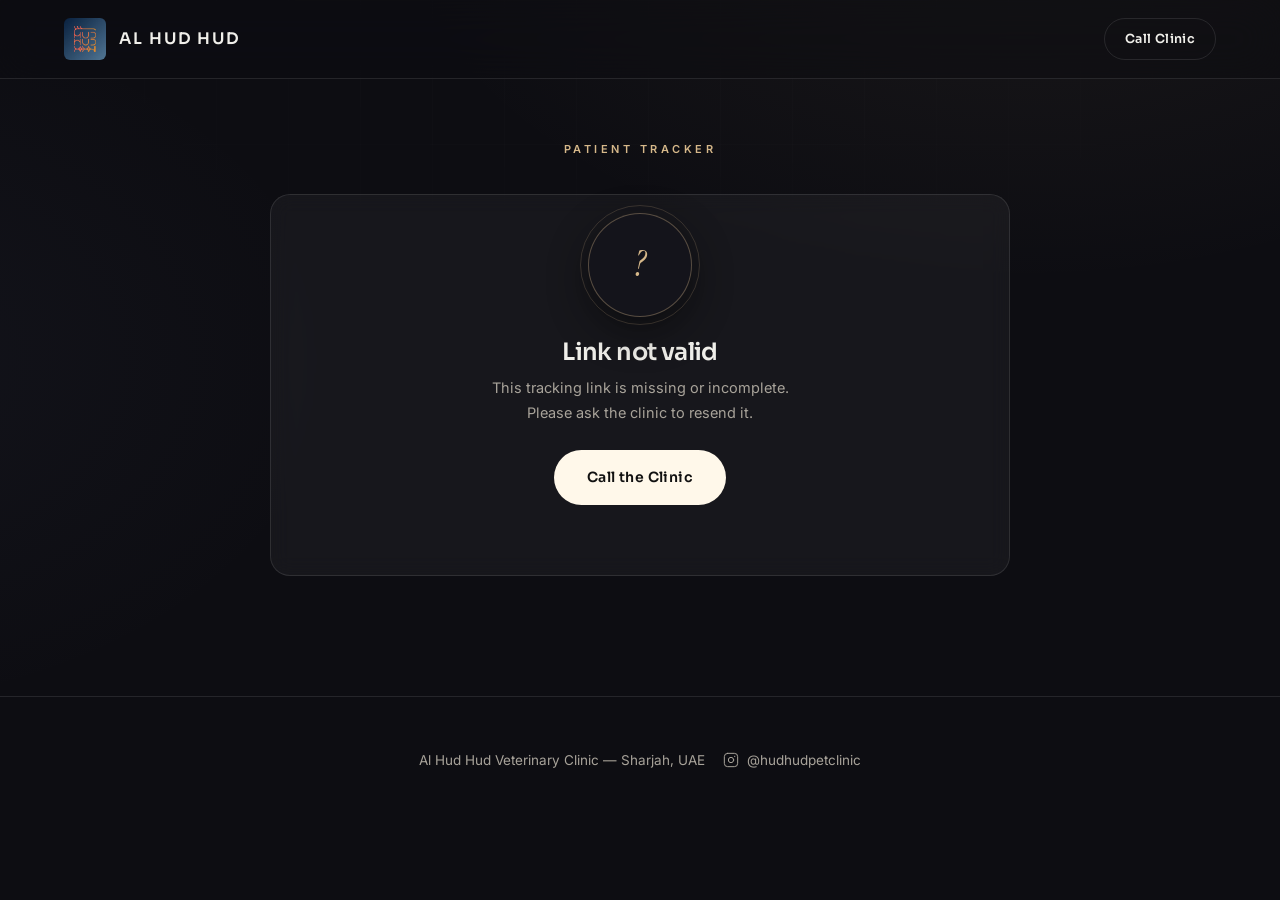
<file: status.html>
<!DOCTYPE html>
<html lang="en">
<head>
<meta charset="UTF-8" />
<meta name="viewport" content="width=device-width, initial-scale=1.0" />
<title>Patient Tracker — Al Hud Hud Veterinary Clinic</title>
<meta name="robots" content="noindex" />
<link rel="preconnect" href="https://fonts.googleapis.com" />
<link rel="preconnect" href="https://fonts.gstatic.com" crossorigin />
<link href="https://fonts.googleapis.com/css2?family=Sora:wght@400;500;600;700&family=Inter:wght@400;500;600&family=Instrument+Serif:ital@0;1&display=swap" rel="stylesheet" />
<link rel="stylesheet" href="assets/css/app.css" />
<link rel="icon" href="data:image/svg+xml,<svg xmlns='http://www.w3.org/2000/svg' viewBox='0 0 24 24' fill='none' stroke='%23d6b88a' stroke-width='1.5'><circle cx='8' cy='7' r='2.2'/><circle cx='16' cy='7' r='2.2'/><circle cx='4.5' cy='12' r='2'/><circle cx='19.5' cy='12' r='2'/><path d='M12 11c-2.8 0-5.5 3-5.5 5.6 0 1.6 1.2 2.4 2.6 2.4 1.1 0 1.9-.6 2.9-.6s1.8.6 2.9.6c1.4 0 2.6-.8 2.6-2.4C17.5 14 14.8 11 12 11Z'/></svg>" />
<style>
  body { padding-top: 78px; }
  .wrap { width: min(740px, 92%); margin: 0 auto; padding: 56px 0 100px; }

  .page-kicker { text-align: center; margin-bottom: 34px; }
  .page-kicker .kicker { justify-content: center; }
  .page-kicker .kicker::before { display: none; }

  /* ---------- live badge ---------- */
  .live-badge { display: inline-flex; align-items: center; gap: 9px; padding: 8px 18px; border-radius: 999px;
    border: 1px solid var(--line); background: var(--surface); font-size: 11.5px; font-weight: 600;
    letter-spacing: .18em; text-transform: uppercase; color: var(--muted); }
  .live-badge.is-live { color: #6ee7a0; border-color: rgba(110, 231, 160, 0.4); background: rgba(52, 211, 153, 0.1); }
  .live-badge .dot { width: 7px; height: 7px; border-radius: 50%; background: var(--accent); box-shadow: 0 0 12px var(--accent); animation: breathe 2.4s ease-in-out infinite; }
  .live-badge.is-live .dot { background: #34d399; box-shadow: 0 0 12px rgba(52, 211, 153, 0.75); }
  @keyframes breathe { 0%,100% { opacity: 1; transform: scale(1);} 50% { opacity: .45; transform: scale(.8);} }

  /* ---------- pet hero ---------- */
  .pet-hero { text-align: center; padding: 0 36px 48px; margin-bottom: 22px; overflow: hidden; }
  .pet-hero::before { content: ''; position: absolute; inset: 0; pointer-events: none; z-index: 1;
    background: radial-gradient(560px 280px at 50% -60px, rgba(214,184,138,.12), transparent 70%); }
  .pet-hero > * { position: relative; z-index: 2; }

  /* species photo banner */
  .hero-photo { margin: 0 -36px 0; min-height: 200px; max-height: 280px; position: relative; overflow: hidden; z-index: 0 !important;
    display: flex; align-items: center; justify-content: center; background: var(--bg-2); }
  .hero-photo img { width: 100%; height: auto; max-height: 280px; object-fit: contain; object-position: center;
    filter: saturate(.85) brightness(.9); display: block; }
  .hero-photo::after { content: ''; position: absolute; inset: 0; pointer-events: none;
    background: linear-gradient(180deg, rgba(13,13,18,.08), rgba(13,13,18,.55) 75%, rgba(13,13,18,.88) 100%); }

  /* floating paw prints */
  .paw-field { position: absolute; inset: 0; pointer-events: none; overflow: hidden; z-index: 1 !important; }
  .paw-field .fp { position: absolute; bottom: -36px; color: var(--accent); opacity: 0;
    animation: pawFloat linear infinite; }
  @keyframes pawFloat {
    0% { transform: translateY(0) rotate(-12deg) scale(1); opacity: 0; }
    12% { opacity: .14; }
    80% { opacity: .08; }
    100% { transform: translateY(-520px) rotate(14deg) scale(.8); opacity: 0; }
  }

  /* mascot */
  .monogram { width: 104px; height: 104px; border-radius: 50%; margin: -52px auto 22px; display: grid; place-items: center;
    font-family: var(--font-serif); font-style: italic; font-size: 44px; color: var(--accent);
    border: 1px solid var(--line-bright); position: relative; background: var(--bg-2);
    box-shadow: 0 14px 40px rgba(0,0,0,.45); }
  .monogram::after { content: ''; position: absolute; inset: -9px; border-radius: 50%;
    border: 1px solid rgba(214,184,138,.18); }
  .monogram svg { width: 62px; height: 62px; animation: mascotBob 4.5s ease-in-out infinite; }
  @keyframes mascotBob { 0%,100% { transform: translateY(0) rotate(0deg);} 35% { transform: translateY(-4px) rotate(-2.5deg);} 70% { transform: translateY(-1px) rotate(2deg);} }

  /* sparkles around mascot */
  .mascot-wrap { position: relative; display: inline-block; }
  .sparkle { position: absolute; color: var(--accent); animation: twinkle 2.8s ease-in-out infinite; }
  .sparkle svg { width: 100%; height: 100%; }
  .sparkle.s1 { width: 15px; height: 15px; top: -46px; left: -64px; animation-delay: 0s; }
  .sparkle.s2 { width: 10px; height: 10px; top: -64px; right: -58px; animation-delay: .9s; }
  .sparkle.s3 { width: 8px; height: 8px; top: -8px; right: -76px; animation-delay: 1.7s; }
  @keyframes twinkle { 0%,100% { opacity: .15; transform: scale(.7) rotate(0deg);} 50% { opacity: .9; transform: scale(1.15) rotate(22deg);} }
  .pet-hero h1 { font-size: clamp(34px, 6vw, 46px); margin-bottom: 8px; }
  .pet-hero h1 .serif { color: var(--accent); }
  .pet-hero .sub { color: var(--muted); font-size: 14.5px; letter-spacing: .04em; margin-bottom: 26px; }
  .pet-hero .sub b { color: var(--text); font-weight: 500; }

  /* ---------- progress steps ---------- */
  .steps { display: flex; align-items: flex-start; margin: 42px auto 4px; max-width: 540px; }
  .step { flex: 1; display: flex; flex-direction: column; align-items: center; gap: 11px; position: relative; }
  .step .dot { width: 13px; height: 13px; border-radius: 50%; background: var(--bg-2); border: 1.5px solid rgba(255,255,255,.18); z-index: 1; transition: all .4s; }
  .step.done .dot { background: var(--accent); border-color: var(--accent); }
  .step.current .dot { background: var(--ivory); border-color: var(--ivory); box-shadow: 0 0 0 5px rgba(214,184,138,.15), 0 0 18px rgba(214,184,138,.5); animation: stepPulse 2.2s ease-in-out infinite; }
  @keyframes stepPulse { 0%,100% { box-shadow: 0 0 0 5px rgba(214,184,138,.15), 0 0 18px rgba(214,184,138,.5);} 50% { box-shadow: 0 0 0 8px rgba(214,184,138,.08), 0 0 26px rgba(214,184,138,.7);} }
  .step .lbl { font-size: 10px; color: var(--muted); letter-spacing: .14em; text-transform: uppercase; text-align: center; max-width: 76px; line-height: 1.45; }
  .step.done .lbl, .step.current .lbl { color: var(--ivory); }
  .step::before { content: ''; position: absolute; top: 6px; left: -50%; width: 100%; height: 1px; background: rgba(255,255,255,.1); }
  .step:first-child::before { display: none; }
  .step.done::before, .step.current::before { background: linear-gradient(90deg, rgba(214,184,138,.25), var(--accent)); }

  .hero-note { margin-top: 30px; font-family: var(--font-serif); font-style: italic; font-size: 19px; color: var(--accent); }
  .hero-note.muted-note { color: var(--muted); }

  /* ---------- timeline ---------- */
  .tl-card h3 { font-size: 13px; letter-spacing: .24em; text-transform: uppercase; color: var(--muted); font-weight: 600; margin-bottom: 30px; }
  .timeline { position: relative; padding-left: 34px; }
  .timeline::before { content: ''; position: absolute; left: 9px; top: 8px; bottom: 8px; width: 1px;
    background: linear-gradient(180deg, var(--accent), rgba(214,184,138,.06)); }
  .t-item { position: relative; padding: 0 0 30px 16px; }
  .t-item:last-child { padding-bottom: 4px; }
  .t-item::before { content: ''; position: absolute; left: -29px; top: 6px; width: 9px; height: 9px; border-radius: 50%;
    background: var(--bg); border: 1.5px solid rgba(214,184,138,.5); }
  .t-item:first-child::before { background: var(--accent); border-color: var(--accent); box-shadow: 0 0 0 4px rgba(214,184,138,.14), 0 0 14px rgba(214,184,138,.5); }
  .t-item time { font-size: 11px; color: var(--muted); letter-spacing: .16em; text-transform: uppercase; }
  .t-item h4 { font-family: var(--font-display); font-size: 16.5px; font-weight: 600; margin: 5px 0 3px; }
  .t-item:first-child h4 { color: var(--accent); }
  .t-item p { color: var(--muted); font-size: 14px; line-height: 1.65; max-width: 52ch; }

  /* ---------- footer card ---------- */
  .care-card { margin-top: 22px; text-align: center; padding: 38px 32px; }
  .care-card .serif-line { font-family: var(--font-serif); font-style: italic; font-size: 21px; color: var(--ivory); margin-bottom: 6px; }
  .care-card p { font-size: 13.5px; }
  .cta-row { display: flex; gap: 12px; justify-content: center; flex-wrap: wrap; margin-top: 24px; }

  .err-card { text-align: center; padding: 70px 36px; }
  .err-card .monogram { font-size: 34px; }

  .fade-swap { animation: fadeSwap .5s ease; }
  @keyframes fadeSwap { from { opacity: .4; } to { opacity: 1; } }

  footer { margin-top: 20px; }
</style>
</head>
<body>
<div class="bg-fx"></div>
<div class="bg-grid"></div>

<nav class="nav">
  <div class="container nav-inner">
    <a class="logo" href="index.html"><img class="logo-img" src="assets/img/logo.png" alt="Al Hud Hud Veterinary Clinic" /> Al Hud Hud</a>
    <a class="btn btn-ghost btn-sm" href="tel:+971505256568">Call Clinic</a>
  </div>
</nav>

<div class="wrap">
  <div class="page-kicker">
    <span class="kicker">Patient Tracker</span>
  </div>
  <div id="content"><!-- rendered by JS --></div>
</div>

<footer>
  <div class="container footer-inner" style="justify-content:center;">
    <span>Al Hud Hud Veterinary Clinic — Sharjah, UAE</span>
    <a class="footer-ig" href="https://instagram.com/hudhudpetclinic" target="_blank" rel="noopener" aria-label="Instagram @hudhudpetclinic">
      <svg viewBox="0 0 24 24" fill="none" stroke="currentColor" stroke-width="1.5" stroke-linecap="round" stroke-linejoin="round"><rect x="2" y="2" width="20" height="20" rx="5"/><circle cx="12" cy="12" r="4"/><circle cx="17.5" cy="6.5" r="1" fill="currentColor" stroke="none"/></svg>
      @hudhudpetclinic
    </a>
  </div>
</footer>

<script src="assets/js/config.js"></script>
<script src="assets/js/store.js"></script>
<script src="assets/js/icons.js"></script>
<script>

  const PILL = {
    'Admitted': 'admitted', 'Under Examination': 'examination', 'In Treatment': 'treatment',
    'In Surgery': 'surgery', 'Recovering': 'recovering', 'Ready for Pickup': 'pickup', 'Discharged': 'discharged'
  };
  const STEP_LABELS = ['Admitted', 'Examination', 'Treatment', 'Recovering', 'Ready'];
  const STEP_MAP = {
    'Admitted': 0, 'Under Examination': 1, 'In Treatment': 2, 'In Surgery': 2,
    'Recovering': 3, 'Ready for Pickup': 4, 'Discharged': 4
  };
  function esc(s) { const d = document.createElement('div'); d.textContent = s ?? ''; return d.innerHTML; }
  const fmt = ts => new Date(ts).toLocaleString('en-AE', { dateStyle: 'medium', timeStyle: 'short' });

  /* ---------- cartoon mascots (line-art, on-brand) ---------- */
  const M = (inner) => `<svg viewBox="0 0 64 64" fill="none" stroke="currentColor" stroke-width="2" stroke-linecap="round" stroke-linejoin="round">${inner}</svg>`;
  const MASCOTS = {
    dog: M(`<circle cx="32" cy="37" r="15.5"/>
      <path d="M21 30 C14 26 13 15 18.5 13.5 C24 12 26 19 26 24"/>
      <path d="M43 30 C50 26 51 15 45.5 13.5 C40 12 38 19 38 24"/>
      <circle cx="26.5" cy="35" r="1.7" fill="currentColor" stroke="none"/>
      <circle cx="37.5" cy="35" r="1.7" fill="currentColor" stroke="none"/>
      <path d="M30.2 40 L33.8 40 L32 42.6 Z" fill="currentColor" stroke="none"/>
      <path d="M32 42.6 V45 M32 45 Q29 48 26.5 45.5 M32 45 Q35 48 37.5 45.5"/>`),
    cat: M(`<circle cx="32" cy="38" r="14.5"/>
      <path d="M21.5 28.5 L18 14 L29.5 21.5"/>
      <path d="M42.5 28.5 L46 14 L34.5 21.5"/>
      <circle cx="26.5" cy="36" r="1.7" fill="currentColor" stroke="none"/>
      <circle cx="37.5" cy="36" r="1.7" fill="currentColor" stroke="none"/>
      <path d="M30.6 41 L33.4 41 L32 43 Z" fill="currentColor" stroke="none"/>
      <path d="M32 43 V44.4 M32 44.4 Q29.8 46.6 27.8 44.8 M32 44.4 Q34.2 46.6 36.2 44.8"/>
      <path d="M13.5 37 L21 37.5 M14.5 42.5 L21.5 41 M50.5 37 L43 37.5 M49.5 42.5 L42.5 41"/>`),
    bird: M(`<circle cx="32" cy="37" r="14.5"/>
      <path d="M30 22.8 C28.5 17 30.5 13.5 34.5 12.5"/>
      <circle cx="26.5" cy="34" r="1.7" fill="currentColor" stroke="none"/>
      <circle cx="37.5" cy="34" r="1.7" fill="currentColor" stroke="none"/>
      <path d="M27.5 39 L32 45.5 L36.5 39 Z"/>
      <path d="M20 47 Q24 50.5 28 48.5 M44 47 Q40 50.5 36 48.5"/>`),
    rabbit: M(`<circle cx="32" cy="41" r="12.5"/>
      <path d="M26.5 30 C22 19 23 10 27.5 10 C31.5 10 31.5 21 30.5 29"/>
      <path d="M37.5 30 C42 19 41 10 36.5 10 C32.5 10 32.5 21 33.5 29"/>
      <circle cx="27.5" cy="39.5" r="1.6" fill="currentColor" stroke="none"/>
      <circle cx="36.5" cy="39.5" r="1.6" fill="currentColor" stroke="none"/>
      <path d="M30.8 43.5 L33.2 43.5 L32 45.3 Z" fill="currentColor" stroke="none"/>
      <path d="M32 45.3 V46.6 M32 46.6 Q30 48.6 28.4 47 M32 46.6 Q34 48.6 35.6 47"/>`),
    hamster: M(`<circle cx="32" cy="37" r="15.5"/>
      <circle cx="21.5" cy="23.5" r="4.2"/>
      <circle cx="42.5" cy="23.5" r="4.2"/>
      <circle cx="26.5" cy="35" r="1.7" fill="currentColor" stroke="none"/>
      <circle cx="37.5" cy="35" r="1.7" fill="currentColor" stroke="none"/>
      <path d="M30.5 40 L33.5 40 L32 42.2 Z" fill="currentColor" stroke="none"/>
      <path d="M19.5 39.5 Q23 42.5 26 40.5 M44.5 39.5 Q41 42.5 38 40.5"/>
      <path d="M30 45 h4 M32 42.2 V45"/>`),
    reptile: M(`<ellipse cx="32" cy="38" rx="16.5" ry="12.5"/>
      <circle cx="24.5" cy="27" r="4.5"/>
      <circle cx="39.5" cy="27" r="4.5"/>
      <circle cx="24.5" cy="27" r="1.6" fill="currentColor" stroke="none"/>
      <circle cx="39.5" cy="27" r="1.6" fill="currentColor" stroke="none"/>
      <path d="M23 42 Q32 48 41 42"/>
      <circle cx="30" cy="36.5" r=".9" fill="currentColor" stroke="none"/>
      <circle cx="34" cy="36.5" r=".9" fill="currentColor" stroke="none"/>`),
  };
  const PAW_SVG = M(`<circle cx="22" cy="20" r="5"/><circle cx="42" cy="20" r="5"/><circle cx="12" cy="32" r="4.4"/><circle cx="52" cy="32" r="4.4"/><path d="M32 30 C24.5 30 18 38 18 44.5 C18 48.5 21 50.5 24.5 50.5 C27.3 50.5 29.4 49 32 49 C34.6 49 36.7 50.5 39.5 50.5 C43 50.5 46 48.5 46 44.5 C46 38 39.5 30 32 30 Z"/>`);
  const STAR_SVG = `<svg viewBox="0 0 24 24" fill="currentColor"><path d="M12 2 L13.8 10.2 L22 12 L13.8 13.8 L12 22 L10.2 13.8 L2 12 L10.2 10.2 Z"/></svg>`;

  const PHOTOS = {
    dog:    'https://images.unsplash.com/photo-1552053831-71594a27632d?w=1100&q=70&auto=format&fit=crop',
    cat:    'https://images.unsplash.com/photo-1514888286974-6c03e2ca1dba?w=1100&q=70&auto=format&fit=crop',
    bird:   'https://images.unsplash.com/photo-1452570053594-1b985d6ea890?w=1100&q=70&auto=format&fit=crop',
    rabbit: 'https://images.unsplash.com/photo-1585110396000-c9ffd4e4b308?w=1100&q=70&auto=format&fit=crop',
    other:  'https://images.unsplash.com/photo-1450778869180-41d0601e046e?w=1100&q=70&auto=format&fit=crop',
  };

  function speciesKey(species) {
    const s = (species || '').toLowerCase();
    for (const k of ['dog', 'cat', 'bird', 'rabbit', 'hamster', 'reptile']) if (s.includes(k)) return k;
    return 'other';
  }

  function spawnPaws(container) {
    if (!container) return;
    let html = '';
    for (let i = 0; i < 7; i++) {
      const left = 4 + Math.random() * 88;
      const size = 18 + Math.random() * 22;
      const dur = 9 + Math.random() * 9;
      const delay = Math.random() * -18;
      html += `<span class="fp" style="left:${left}%; width:${size}px; height:${size}px; animation-duration:${dur}s; animation-delay:${delay}s;">${PAW_SVG}</span>`;
    }
    container.innerHTML = html;
  }

  function render(pet, mode) {
    const el = document.getElementById('content');
    const stepIdx = STEP_MAP[pet.status] ?? 0;
    const tl = (pet.timeline || []).slice().reverse();
    const sk = speciesKey(pet.species);
    const mascot = MASCOTS[sk] || PAW_SVG;
    const photo = PHOTOS[sk] || PHOTOS.other;

    const badge = mode === 'live'
      ? `<span class="live-badge is-live"><span class="dot"></span> Live — updates automatically</span>`
      : `<span class="live-badge" style="opacity:.85;">Status as of ${fmt(tl[0]?.at || pet.createdAt)}</span>`;

    el.innerHTML = `
      <div class="fade-swap">
        <div style="text-align:center; margin-bottom:26px;">${badge}</div>

        <div class="card pet-hero">
          <div class="hero-photo"><img src="${photo}" alt="" onerror="this.parentElement.style.display='none'; document.querySelector('.monogram').style.marginTop='40px';" /></div>
          <div class="paw-field" id="pawField"></div>
          <div class="mascot-wrap">
            <span class="sparkle s1">${STAR_SVG}</span>
            <span class="sparkle s2">${STAR_SVG}</span>
            <span class="sparkle s3">${STAR_SVG}</span>
            <div class="monogram">${mascot}</div>
          </div>
          <h1>${esc(pet.petName)}</h1>
          <p class="sub">${esc(pet.breed || pet.species || '')}${pet.age ? ' · ' + esc(pet.age) : ''} · In the care of Al Hud Hud for <b>${esc(pet.ownerName)}</b></p>
          <span class="pill ${PILL[pet.status] || 'admitted'}" style="font-size:12.5px; padding:9px 22px;">${esc(pet.status)}</span>

          <div class="steps">
            ${STEP_LABELS.map((lbl, i) => `
              <div class="step ${i < stepIdx ? 'done' : ''} ${i === stepIdx ? 'current' : ''}">
                <div class="dot"></div><div class="lbl">${lbl}</div>
              </div>`).join('')}
          </div>
          ${pet.status === 'Ready for Pickup' ? `<p class="hero-note">${esc(pet.petName)} is ready to come home.</p>` : ''}
          ${pet.status === 'Discharged' ? `<p class="hero-note muted-note">${esc(pet.petName)} has been discharged — thank you for trusting us.</p>` : ''}
        </div>

        <div class="card tl-card">
          <h3>Treatment Timeline</h3>
          <div class="timeline">
            ${tl.map(t => `
              <div class="t-item">
                <time>${fmt(t.at)}</time>
                <h4>${esc(t.status)}</h4>
                ${t.note ? `<p>${esc(t.note)}</p>` : ''}
              </div>`).join('')}
          </div>
        </div>

        <div class="card care-card">
          <div class="serif-line">Questions about ${esc(pet.petName)}'s care?</div>
          <p class="muted">Our team is happy to help at any time.</p>
          <div class="cta-row">
            <a class="btn btn-primary btn-sm" href="tel:+971505256568">050 525 6568</a>
            <a class="btn btn-ghost btn-sm" href="https://wa.me/971505256568" target="_blank" rel="noopener">WhatsApp</a>
          </div>
        </div>
      </div>`;
    spawnPaws(document.getElementById('pawField'));
  }

  function renderError() {
    document.getElementById('content').innerHTML = `
      <div class="card err-card">
        <div class="monogram">?</div>
        <h2 style="margin-bottom:10px;">Link not valid</h2>
        <p class="muted">This tracking link is missing or incomplete.<br/>Please ask the clinic to resend it.</p>
        <div class="cta-row"><a class="btn btn-primary" href="tel:+971505256568">Call the Clinic</a></div>
      </div>`;
  }

  async function init() {
    const id = new URLSearchParams(location.search).get('id');
    const hash = location.hash.match(/p=([^&]+)/);
    const snapshot = hash ? HudStore.decodeData(hash[1]) : null;

    // Prefer LIVE data by id (Firebase, or same-device localStorage)
    let pet = null;
    if (id) pet = await HudStore.getPatient(id).catch(() => null);

    if (pet) {
      render(pet, 'live');
      HudStore.watchPatient(pet.id, p => render(p, 'live')); // real-time updates
      return;
    }
    if (snapshot) { render(snapshot, 'snapshot'); return; } // fallback: encoded snapshot
    renderError();
  }
  init();
  window.addEventListener('hashchange', init);
</script>
</body>
</html>
</file>
<file: assets/css/app.css>
/* =========================================================
   Al Hud Hud Veterinary Clinic — premium design system v2
   Editorial dark · champagne accent · hairline borders
   ========================================================= */
:root {
  --bg: #0d0d12;
  --bg-2: #14141b;
  --surface: rgba(255, 255, 255, 0.045);
  --surface-2: rgba(255, 255, 255, 0.07);
  --line: rgba(255, 255, 255, 0.10);
  --line-bright: rgba(214, 184, 138, 0.35);
  --text: #f0efea;
  --muted: #a8a39a;
  --accent: #d6b88a;
  --accent-deep: #b3905c;
  --ivory: #fff8ea;
  --grad: linear-gradient(135deg, #d6b88a 0%, #f1d8aa 45%, #ffffff 100%);
  --radius: 20px;
  --font-display: 'Sora', sans-serif;
  --font-serif: 'Instrument Serif', serif;
  --font-body: 'Inter', sans-serif;
  /* aliases kept for compatibility */
  --stroke: var(--line);
  --stroke-bright: var(--line-bright);
  --accent-2: #f1d8aa;
  --accent-3: var(--accent);
}

* { margin: 0; padding: 0; box-sizing: border-box; }
html { scroll-behavior: smooth; }
body {
  background: var(--bg);
  color: var(--text);
  font-family: var(--font-body);
  font-size: 16px;
  line-height: 1.65;
  overflow-x: hidden;
  -webkit-font-smoothing: antialiased;
}
::selection { background: rgba(214, 184, 138, 0.3); }

/* ---------- ambient background ---------- */
.bg-fx { position: fixed; inset: 0; z-index: -2; background:
  radial-gradient(1100px 700px at 80% -15%, rgba(214, 184, 138, 0.07), transparent 60%),
  radial-gradient(900px 600px at -15% 40%, rgba(120, 130, 180, 0.06), transparent 60%),
  var(--bg);
}
.bg-grid { position: fixed; inset: 0; z-index: -1; pointer-events: none; opacity: .5;
  background-image:
    linear-gradient(rgba(255,255,255,.025) 1px, transparent 1px),
    linear-gradient(90deg, rgba(255,255,255,.025) 1px, transparent 1px);
  background-size: 72px 72px;
  mask-image: radial-gradient(ellipse 80% 60% at 50% 0%, black 20%, transparent 75%);
}
.orb { display: none; }

/* ---------- typography ---------- */
h1, h2, h3, h4 { font-family: var(--font-display); font-weight: 600; line-height: 1.12; letter-spacing: -0.025em; }
.serif { font-family: var(--font-serif); font-style: italic; font-weight: 400; letter-spacing: 0; }
.grad-text { background: var(--grad); -webkit-background-clip: text; background-clip: text; color: transparent; }
.kicker { display: inline-flex; align-items: center; gap: 12px; font-size: 11px; font-weight: 600;
  letter-spacing: .32em; text-transform: uppercase; color: var(--accent); }
.kicker::before { content: ''; width: 36px; height: 1px; background: var(--accent); opacity: .6; }
.muted { color: var(--muted); }

/* ---------- layout ---------- */
.container { width: min(1200px, 90%); margin-inline: auto; }
section { padding: 110px 0; }
.section-head { max-width: 680px; margin-bottom: 64px; }
.section-head h2 { font-size: clamp(32px, 4.4vw, 52px); margin: 18px 0 18px; }

/* ---------- nav ---------- */
.nav { position: fixed; top: 0; left: 0; right: 0; z-index: 50;
  backdrop-filter: blur(20px) saturate(1.4); -webkit-backdrop-filter: blur(20px) saturate(1.4);
  background: rgba(13, 13, 18, 0.55); border-bottom: 1px solid var(--line); }
.nav-inner { display: flex; align-items: center; justify-content: space-between; height: 78px; }
.logo { display: flex; align-items: center; gap: 13px; font-family: var(--font-display); font-weight: 600;
  font-size: 16px; letter-spacing: .12em; text-transform: uppercase; color: var(--text); text-decoration: none; }
.logo-mark { width: 38px; height: 38px; border-radius: 50%; display: grid; place-items: center;
  border: 1px solid var(--line-bright); color: var(--accent); }
.logo-mark svg { width: 19px; height: 19px; }
.logo-img { height: 42px; width: auto; display: block; border-radius: 6px; object-fit: contain; }
.nav-links { display: flex; gap: 36px; list-style: none; }
.nav-links a { color: var(--muted); text-decoration: none; font-size: 13.5px; font-weight: 500; letter-spacing: .04em; transition: color .25s; }
.nav-links a:hover { color: var(--ivory); }
@media (max-width: 860px) { .nav-links { display: none; } }

/* ---------- buttons ---------- */
.btn { display: inline-flex; align-items: center; justify-content: center; gap: 10px; cursor: pointer;
  font-family: var(--font-display); font-weight: 600; font-size: 14px; letter-spacing: .03em; text-decoration: none;
  padding: 15px 32px; border-radius: 999px; border: 1px solid transparent; transition: all .3s ease; }
.btn-primary { background: var(--ivory); color: #111; }
.btn-primary:hover { background: #fff; transform: translateY(-2px); box-shadow: 0 16px 40px rgba(214, 184, 138, 0.22); }
.btn-ghost { color: var(--text); border-color: var(--line); background: transparent; }
.btn-ghost:hover { border-color: var(--line-bright); color: var(--accent); }
.btn-sm { padding: 10px 20px; font-size: 12.5px; }
.btn-danger { color: #e09aa8; border-color: rgba(224, 130, 150, 0.25); background: transparent; }
.btn-danger:hover { background: rgba(224, 130, 150, 0.1); border-color: rgba(224, 130, 150, 0.45); }
.btn:disabled { opacity: .5; cursor: not-allowed; }

/* ---------- cards ---------- */
.card { background: var(--surface); border: 1px solid var(--line); border-radius: var(--radius);
  padding: 32px; backdrop-filter: blur(10px); transition: border-color .35s ease, background .35s ease, transform .35s ease; position: relative; }
.card:hover { border-color: rgba(214, 184, 138, 0.35); background: var(--surface-2); }
.card-icon { width: 52px; height: 52px; border-radius: 50%; display: grid; place-items: center; margin-bottom: 22px;
  border: 1px solid var(--line); color: var(--accent); transition: all .35s; }
.card-icon svg { width: 22px; height: 22px; }
.card:hover .card-icon { border-color: var(--line-bright); box-shadow: 0 0 24px rgba(214, 184, 138, 0.15); }
.card h3 { font-size: 18px; margin-bottom: 10px; font-weight: 600; }
.card p { color: var(--muted); font-size: 14.5px; line-height: 1.7; }

.grid { display: grid; gap: 1px; }
.grid.gapped { gap: 20px; }
.grid-4 { grid-template-columns: repeat(4, 1fr); }
.grid-3 { grid-template-columns: repeat(3, 1fr); }
@media (max-width: 1000px) { .grid-4 { grid-template-columns: repeat(2, 1fr); } .grid-3 { grid-template-columns: repeat(2, 1fr); } }
@media (max-width: 620px) { .grid-4, .grid-3 { grid-template-columns: 1fr; } }

/* ---------- badge / chip ---------- */
.chip { display: inline-block; padding: 6px 16px; border-radius: 999px; font-size: 11px; font-weight: 600;
  letter-spacing: .14em; text-transform: uppercase;
  color: var(--accent); border: 1px solid rgba(214, 184, 138, 0.35); background: rgba(214, 184, 138, 0.07); }

/* ---------- forms ---------- */
label { display: block; font-size: 11.5px; font-weight: 600; color: var(--muted); margin-bottom: 8px;
  letter-spacing: .14em; text-transform: uppercase; }
input, select, textarea {
  width: 100%; padding: 14px 18px; border-radius: 12px; font: inherit; font-size: 15px; color: var(--text);
  background: rgba(255, 255, 255, 0.03); border: 1px solid var(--line); outline: none; transition: border-color .25s, box-shadow .25s; }
input:focus, select:focus, textarea:focus { border-color: var(--line-bright); box-shadow: 0 0 0 4px rgba(214, 184, 138, 0.08); }
input::placeholder, textarea::placeholder { color: rgba(168, 163, 154, 0.55); }
select option { background: var(--bg-2); }
.field { margin-bottom: 18px; }
.form-row { display: grid; grid-template-columns: 1fr 1fr; gap: 16px; }
@media (max-width: 600px) { .form-row { grid-template-columns: 1fr; } }

/* ---------- status pills ---------- */
.pill { display: inline-flex; align-items: center; gap: 8px; padding: 7px 16px; border-radius: 999px;
  font-size: 11.5px; font-weight: 600; letter-spacing: .08em; text-transform: uppercase; border: 1px solid; }
.pill::before { content: ''; width: 6px; height: 6px; border-radius: 50%; background: currentColor; box-shadow: 0 0 9px currentColor; }
.pill.admitted    { color: #8fb8d8; border-color: rgba(143,184,216,.3);  background: rgba(143,184,216,.06); }
.pill.examination { color: #d8c88f; border-color: rgba(216,200,143,.3);  background: rgba(216,200,143,.06); }
.pill.treatment   { color: #b3a8d8; border-color: rgba(179,168,216,.3);  background: rgba(179,168,216,.06); }
.pill.surgery     { color: #d89aa8; border-color: rgba(216,154,168,.3);  background: rgba(216,154,168,.06); }
.pill.recovering  { color: #9ed0b3; border-color: rgba(158,208,179,.3);  background: rgba(158,208,179,.06); }
.pill.pickup      { color: #d6b88a; border-color: rgba(214,184,138,.4);  background: rgba(214,184,138,.07); }
.pill.discharged  { color: #a8a39a; border-color: rgba(168,163,154,.3);  background: rgba(168,163,154,.06); }

/* ---------- reveal animation ---------- */
.reveal { opacity: 0; transform: translateY(28px); transition: opacity .8s cubic-bezier(.2,.6,.2,1), transform .8s cubic-bezier(.2,.6,.2,1); }
.reveal.visible { opacity: 1; transform: none; }

/* ---------- toast ---------- */
.toast { position: fixed; bottom: 30px; left: 50%; transform: translate(-50%, 90px); z-index: 100;
  padding: 15px 30px; border-radius: 999px; font-weight: 500; font-size: 14px;
  background: rgba(20, 20, 27, 0.95); border: 1px solid var(--line-bright); color: var(--ivory);
  box-shadow: 0 20px 60px rgba(0, 0, 0, 0.6); opacity: 0; transition: all .4s cubic-bezier(.2,.6,.2,1); pointer-events: none; }
.toast.show { transform: translate(-50%, 0); opacity: 1; }

/* ---------- marquee ---------- */
.marquee { overflow: hidden; border-block: 1px solid var(--line); padding: 26px 0; }
.marquee-track { display: flex; gap: 64px; width: max-content; animation: marquee 36s linear infinite; }
.marquee-track span { font-family: var(--font-display); font-size: 15px; letter-spacing: .28em; text-transform: uppercase;
  color: var(--muted); display: flex; align-items: center; gap: 64px; white-space: nowrap; }
.marquee-track span::after { content: '✦'; color: var(--accent); font-size: 11px; }
@keyframes marquee { to { transform: translateX(-50%); } }

/* ---------- footer ---------- */
footer { border-top: 1px solid var(--line); padding: 52px 0; }
.footer-inner { display: flex; flex-wrap: wrap; gap: 18px; align-items: center; justify-content: space-between;
  color: var(--muted); font-size: 13.5px; }
footer a { color: var(--muted); text-decoration: none; transition: color .25s; }
footer a:hover { color: var(--accent); }
.footer-ig { display: inline-flex; align-items: center; gap: 8px; }
.footer-ig svg { width: 16px; height: 16px; flex: none; }

/* ---------- scrollbar ---------- */
::-webkit-scrollbar { width: 9px; }
::-webkit-scrollbar-track { background: var(--bg); }
::-webkit-scrollbar-thumb { background: rgba(255, 255, 255, 0.12); border-radius: 99px; }
::-webkit-scrollbar-thumb:hover { background: rgba(214, 184, 138, 0.4); }

@media (prefers-reduced-motion: reduce) {
  .marquee-track { animation: none; }
  .reveal { transition: none; opacity: 1; transform: none; }
}
</file>
